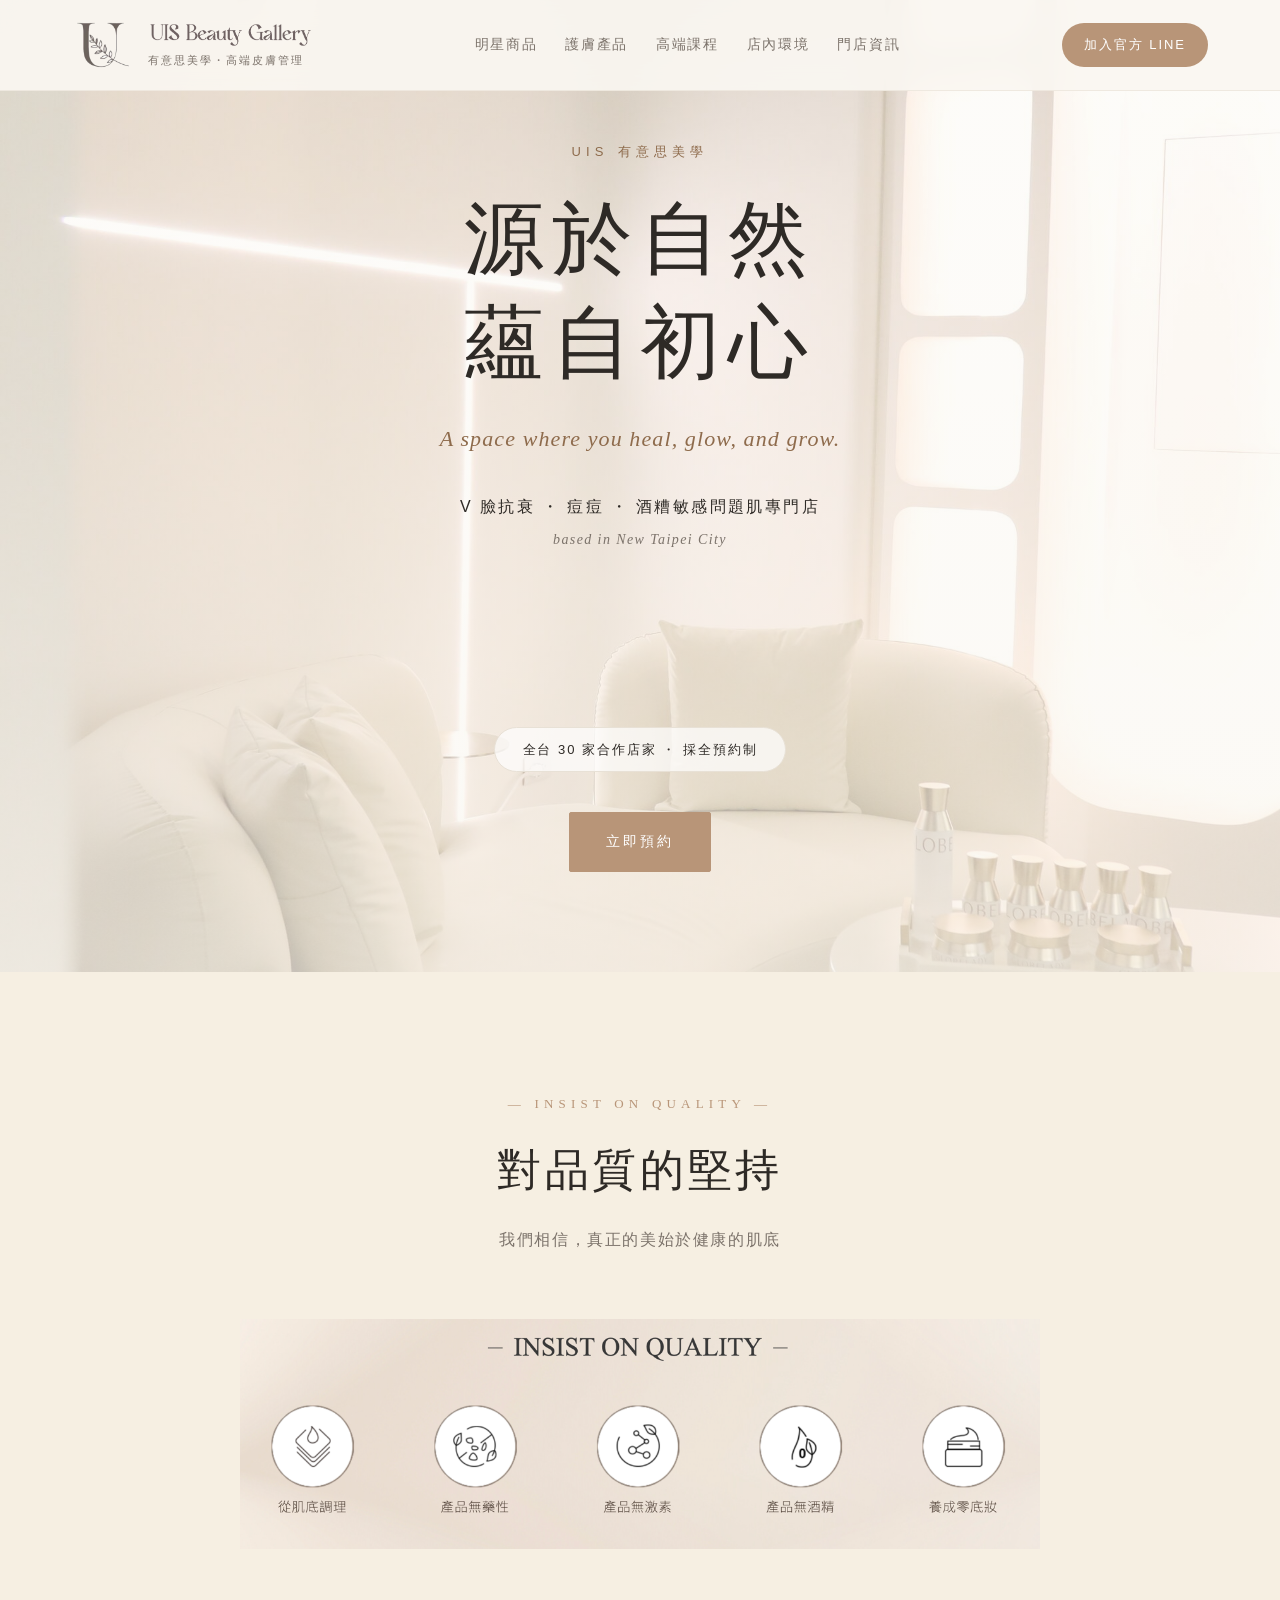
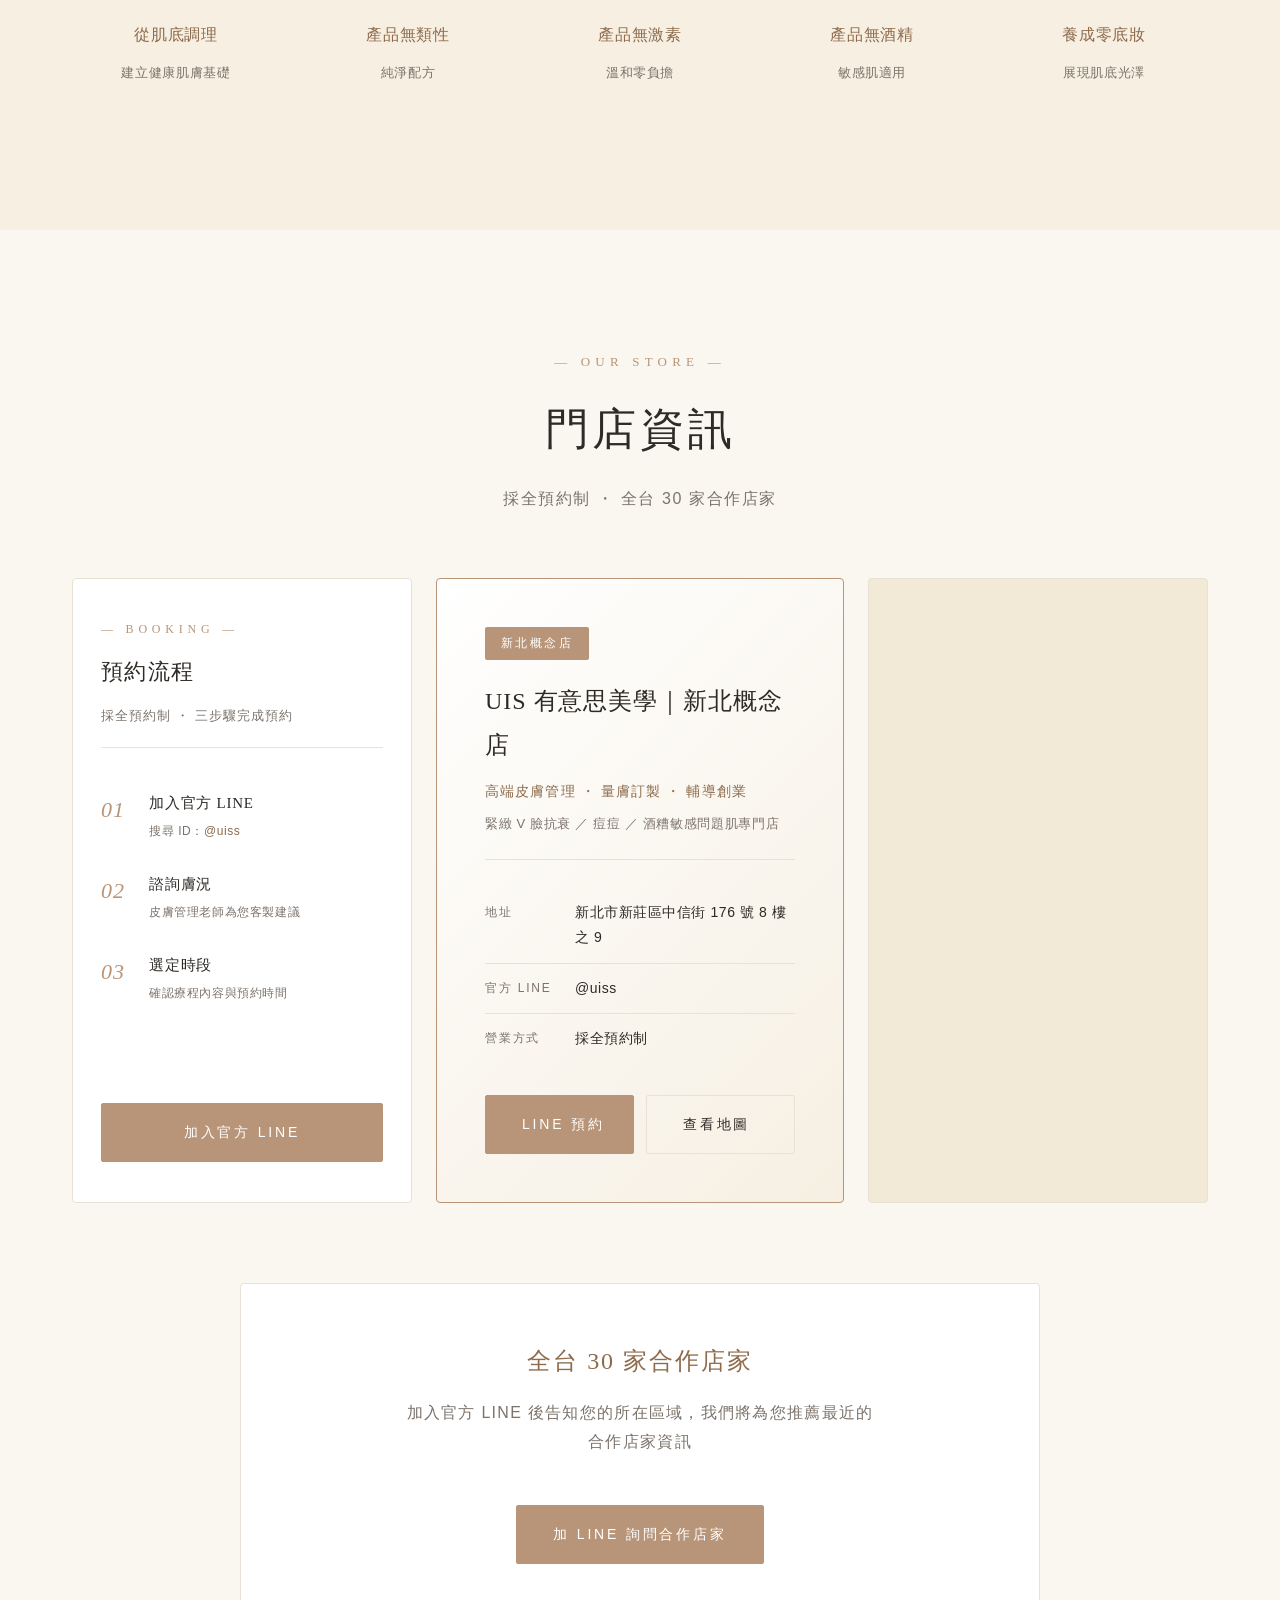
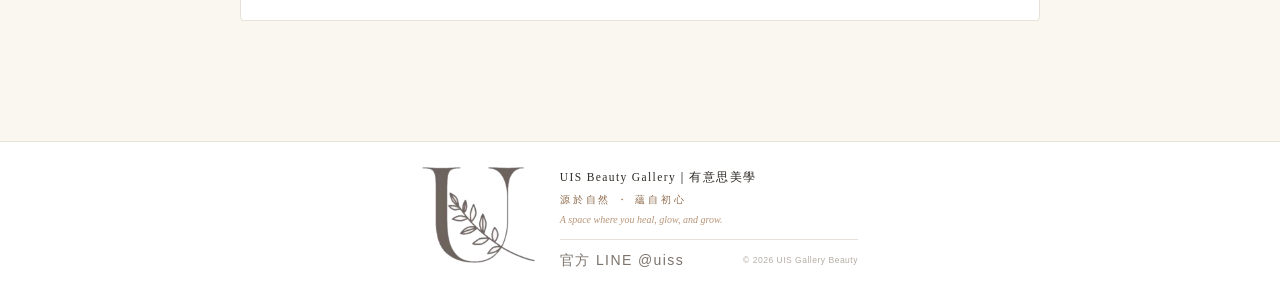
<file: index.html>
<!DOCTYPE html>
<html lang="zh-Hant">
<head>
  <meta charset="UTF-8">
  <meta name="viewport" content="width=device-width, initial-scale=1.0">
  <title>UIS Gallery Beauty｜高端皮膚管理</title>
  <meta name="description" content="UIS 有意思美學｜高端皮膚管理。源於自然・蘊自初心。V 臉抗衰／痘痘／酒糟敏感問題肌專門店。based in New Taipei City，採全預約制。">

  <meta property="og:title" content="UIS Gallery Beauty｜高端皮膚管理">
  <meta property="og:description" content="源於自然・蘊自初心。V 臉抗衰／痘痘／酒糟敏感問題肌專門店。">
  <meta property="og:type" content="website">
  <meta property="og:url" content="https://uisgallerybeauty.github.io">
  <meta property="og:image" content="https://uisgallerybeauty.github.io/images/brand/logo-sign.jpg">

  <!-- Favicons（U + 月桂葉 LOGO 提取） -->
  <link rel="icon" type="image/png" sizes="32x32" href="images/brand/favicon-32.png">
  <link rel="icon" type="image/png" sizes="192x192" href="images/brand/favicon-192.png">
  <link rel="apple-touch-icon" sizes="180x180" href="images/brand/apple-touch-icon.png">

  <link rel="stylesheet" href="assets/css/style.css?v=202605301743">
</head>
<body>

  <!-- ===== Header ===== -->
  <header class="site-header">
    <div class="container header-inner">
      <a href="#top" class="brand">
        <img class="brand-mark-img" src="images/brand/logo-mark.png" alt="UIS Gallery Beauty LOGO">
        <span class="brand-text">
          <img class="brand-name-img" src="images/brand/logo-text.png" alt="UIS Beauty Gallery">
          <span class="brand-sub">有意思美學・高端皮膚管理</span>
        </span>
      </a>
      <nav class="site-nav">
        <a href="products.html">明星商品</a>
        <a href="skincare.html">護膚產品</a>
        <a href="courses.html">高端課程</a>
        <a href="space.html">店內環境</a>
        <a href="stores.html">門店資訊</a>
      </nav>
      <a href="https://lin.ee/UDv8DUk" target="_blank" rel="noopener" class="header-cta">
        加入官方 LINE
      </a>
    </div>
  </header>

  <!-- ===== Hero ===== -->
  <section class="hero" id="top">
    <video class="hero-video" autoplay muted loop playsinline poster="images/space/space-02.jpg">
      <source src="images/video/hero-loop.mp4" type="video/mp4">
    </video>
    <div class="hero-overlay"></div>
    <div class="container hero-content">
      <p class="hero-eyebrow">UIS 有意思美學</p>
      <h1 class="hero-title">源於自然<br>蘊自初心</h1>
      <p class="hero-tagline">A space where you heal, glow, and grow.</p>
      <p class="hero-sub">
        V 臉抗衰 ・ 痘痘 ・ 酒糟敏感問題肌專門店<br>
        <span class="hero-location">based in New Taipei City</span>
      </p>
      <p class="hero-pill">全台 30 家合作店家 ・ 採全預約制</p>
      <div class="hero-cta-wrap">
        <a href="#stores" class="btn btn-primary">立即預約</a>
      </div>
    </div>
  </section>

  <!-- ===== Quality Promise ===== -->
  <section class="section section-quality" id="quality">
    <div class="container">
      <p class="section-eyebrow">— INSIST ON QUALITY —</p>
      <h2>對品質的堅持</h2>
      <p class="section-intro">我們相信，真正的美始於健康的肌底</p>
      <div class="quality-image">
        <img src="images/brand/insist-on-quality.png" alt="INSIST ON QUALITY 五大品質承諾">
      </div>
      <div class="quality-grid">
        <div class="quality-item"><strong>從肌底調理</strong><span>建立健康肌膚基礎</span></div>
        <div class="quality-item"><strong>產品無類性</strong><span>純淨配方</span></div>
        <div class="quality-item"><strong>產品無激素</strong><span>溫和零負擔</span></div>
        <div class="quality-item"><strong>產品無酒精</strong><span>敏感肌適用</span></div>
        <div class="quality-item"><strong>養成零底妝</strong><span>展現肌底光澤</span></div>
      </div>
    </div>
  </section>

  <!-- 明星商品 / 護膚產品 section 已移至獨立分頁（products.html / skincare.html）
       首頁只留 nav 跳轉，避免內容過長 -->

  <!-- 高端課程 / 店內環境 section 已移至獨立分頁（courses.html / space.html）
       首頁只留 nav 跳轉 -->

  <!-- ===== 門店資訊（只留新北）===== -->
  <section class="section section-stores" id="stores">
    <div class="container">
      <p class="section-eyebrow">— OUR STORE —</p>
      <h2>門店資訊</h2>
      <p class="section-intro">採全預約制 ・ 全台 30 家合作店家</p>

      <div class="store-triple-wrap">

        <!-- 左：預約流程卡（E 方案） -->
        <div class="store-booking-info">
          <p class="booking-info-eyebrow">— BOOKING —</p>
          <h3>預約流程</h3>
          <p class="booking-info-lead">
            採全預約制 ・ 三步驟完成預約
          </p>
          <ol class="booking-steps">
            <li>
              <span class="step-num">01</span>
              <div>
                <strong>加入官方 LINE</strong>
                <span>搜尋 ID：<em>@uiss</em></span>
              </div>
            </li>
            <li>
              <span class="step-num">02</span>
              <div>
                <strong>諮詢膚況</strong>
                <span>皮膚管理老師為您客製建議</span>
              </div>
            </li>
            <li>
              <span class="step-num">03</span>
              <div>
                <strong>選定時段</strong>
                <span>確認療程內容與預約時間</span>
              </div>
            </li>
          </ol>
          <div class="booking-info-cta">
            <a href="https://lin.ee/UDv8DUk" target="_blank" rel="noopener" class="btn btn-line btn-block">
              加入官方 LINE
            </a>
          </div>
        </div>

        <!-- 中：店家資訊卡 -->
        <article class="store-card store-card-primary">
          <div class="store-badge">新北概念店</div>
          <h3>UIS 有意思美學｜新北概念店</h3>
          <p class="store-services">
            高端皮膚管理 ・ 量膚訂製 ・ 輔導創業
          </p>
          <p class="store-positioning">
            緊緻 V 臉抗衰 ／ 痘痘 ／ 酒糟敏感問題肌專門店
          </p>

          <div class="store-info">
            <div class="store-info-row">
              <span class="store-info-label">地址</span>
              <span class="store-info-val">新北市新莊區中信街 176 號 8 樓之 9</span>
            </div>
            <div class="store-info-row">
              <span class="store-info-label">官方 LINE</span>
              <span class="store-info-val">@uiss</span>
            </div>
            <div class="store-info-row">
              <span class="store-info-label">營業方式</span>
              <span class="store-info-val">採全預約制</span>
            </div>
          </div>

          <div class="store-actions">
            <a href="https://lin.ee/UDv8DUk" target="_blank" rel="noopener" class="btn btn-line">
              LINE 預約
            </a>
            <a href="https://maps.app.goo.gl/e3yg8ofaXATafeQRA" target="_blank" rel="noopener" class="btn btn-outline">
              查看地圖
            </a>
          </div>
        </article>

        <!-- 右：客製化色調地圖（D 方案，套米色 monochrome filter） -->
        <div class="store-map store-map-tinted">
          <iframe
            src="https://maps.google.com/maps?q=%E6%96%B0%E5%8C%97%E5%B8%82%E6%96%B0%E8%8E%8A%E5%8D%80%E4%B8%AD%E4%BF%A1%E8%A1%97176%E8%99%9F8%E6%A8%93%E4%B9%9D&t=&z=16&ie=UTF8&iwloc=&output=embed"
            width="100%"
            height="100%"
            frameborder="0"
            style="border:0;"
            allowfullscreen
            loading="lazy"
            referrerpolicy="no-referrer-when-downgrade"
            title="UIS Gallery Beauty 新北概念店位置">
          </iframe>
        </div>

      </div>

      <div class="partners-block">
        <h3 class="partners-title">全台 30 家合作店家</h3>
        <p class="partners-desc">
          加入官方 LINE 後告知您的所在區域，我們將為您推薦最近的合作店家資訊
        </p>
        <div class="section-cta">
          <a href="https://lin.ee/UDv8DUk" target="_blank" rel="noopener" class="btn btn-line">
            加 LINE 詢問合作店家
          </a>
        </div>
      </div>
    </div>
  </section>

  <!-- ===== Footer ===== -->
  <footer class="site-footer">
    <div class="container">
      <img class="footer-logo" src="images/brand/logo-mark-trim.png" alt="UIS Gallery Beauty">
      <p class="footer-brand">UIS Beauty Gallery｜有意思美學</p>
      <p class="footer-tagline">源於自然 ・ 蘊自初心</p>
      <p class="footer-en">A space where you heal, glow, and grow.</p>
      <div class="footer-links">
        <a href="https://lin.ee/UDv8DUk" target="_blank" rel="noopener">官方 LINE @uiss</a>
      </div>
      <p class="footer-copy">&copy; 2026 UIS Gallery Beauty. All rights reserved.</p>
    </div>
  </footer>

  <!-- ===== Lightbox（店內環境照片放大查看） ===== -->
  <div class="lightbox-overlay" id="lightbox" role="dialog" aria-modal="true" aria-label="店內環境照片放大">
    <button class="lightbox-close" aria-label="關閉">×</button>
    <button class="lightbox-prev" aria-label="上一張">‹</button>
    <button class="lightbox-next" aria-label="下一張">›</button>
    <img class="lightbox-img" alt="">
    <div class="lightbox-counter"></div>
  </div>

  <script src="assets/js/main.js?v=202605301743"></script>
</body>
</html>
</file>
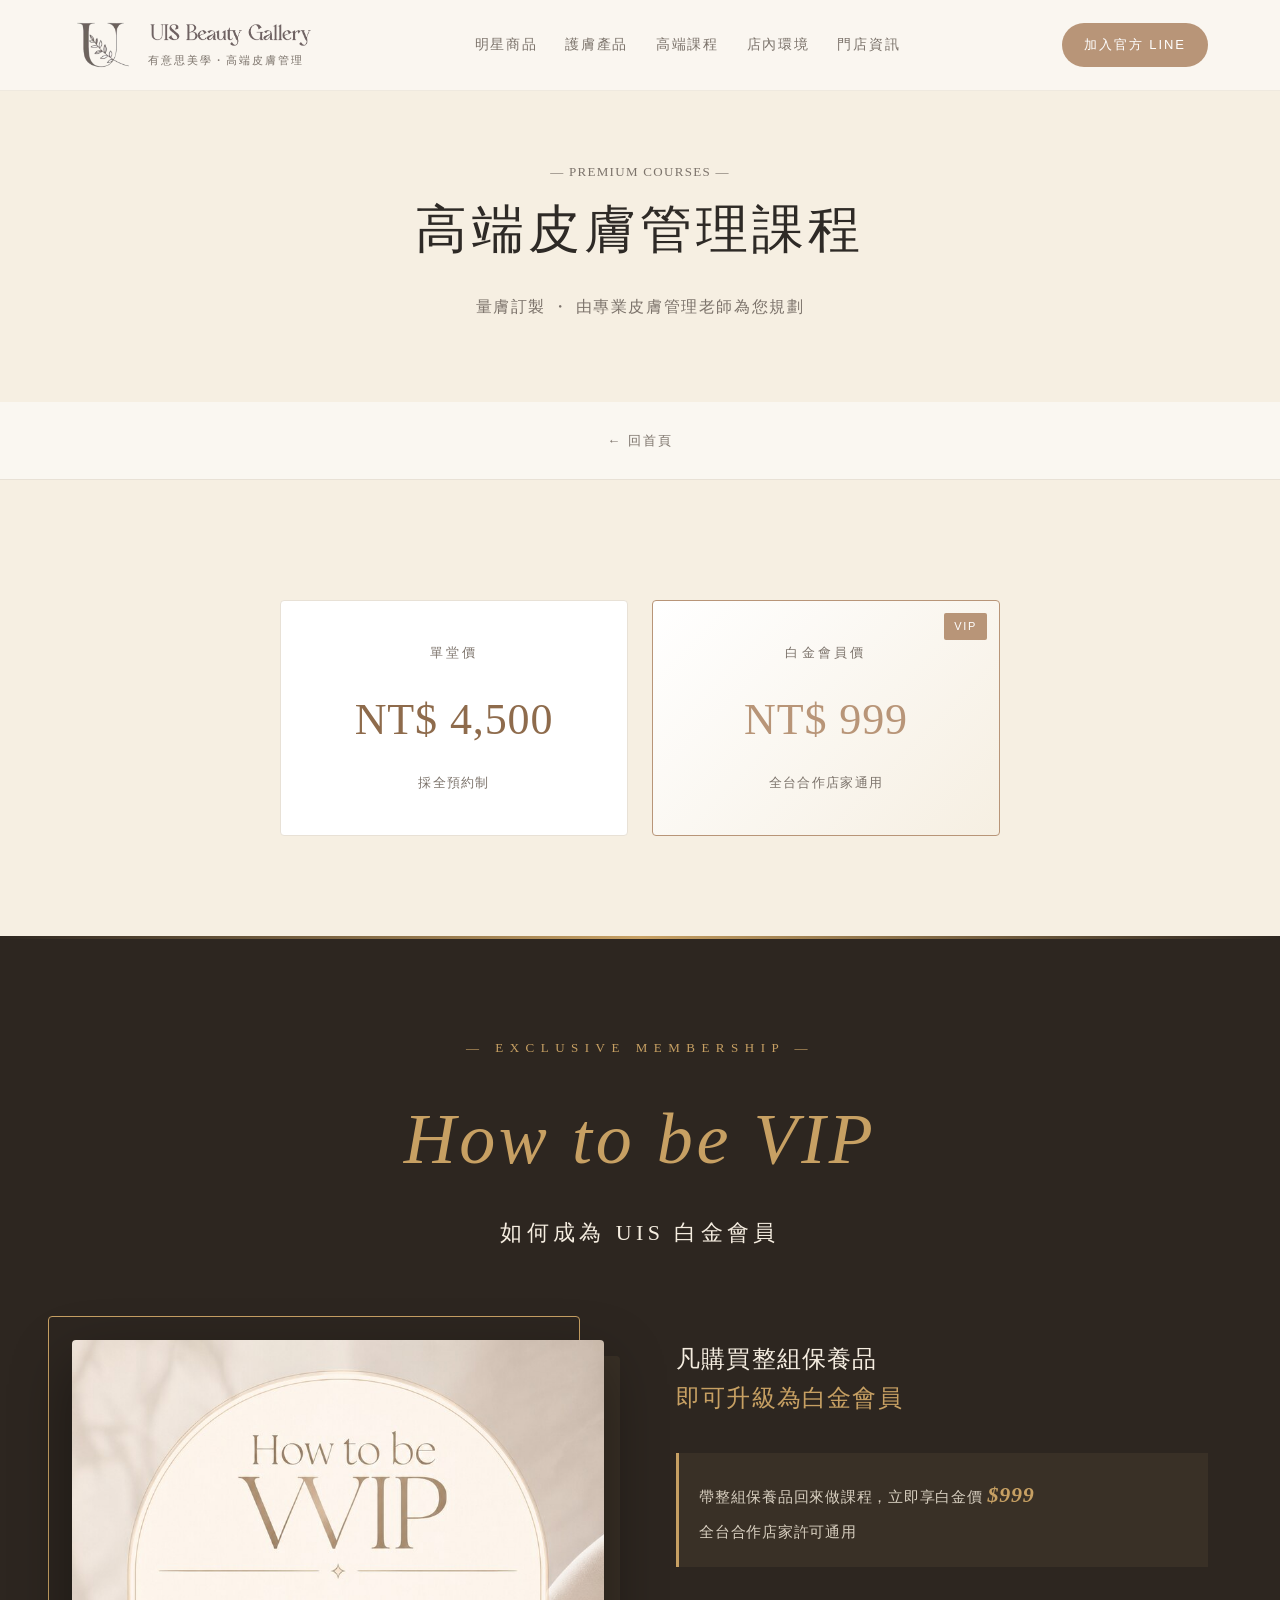
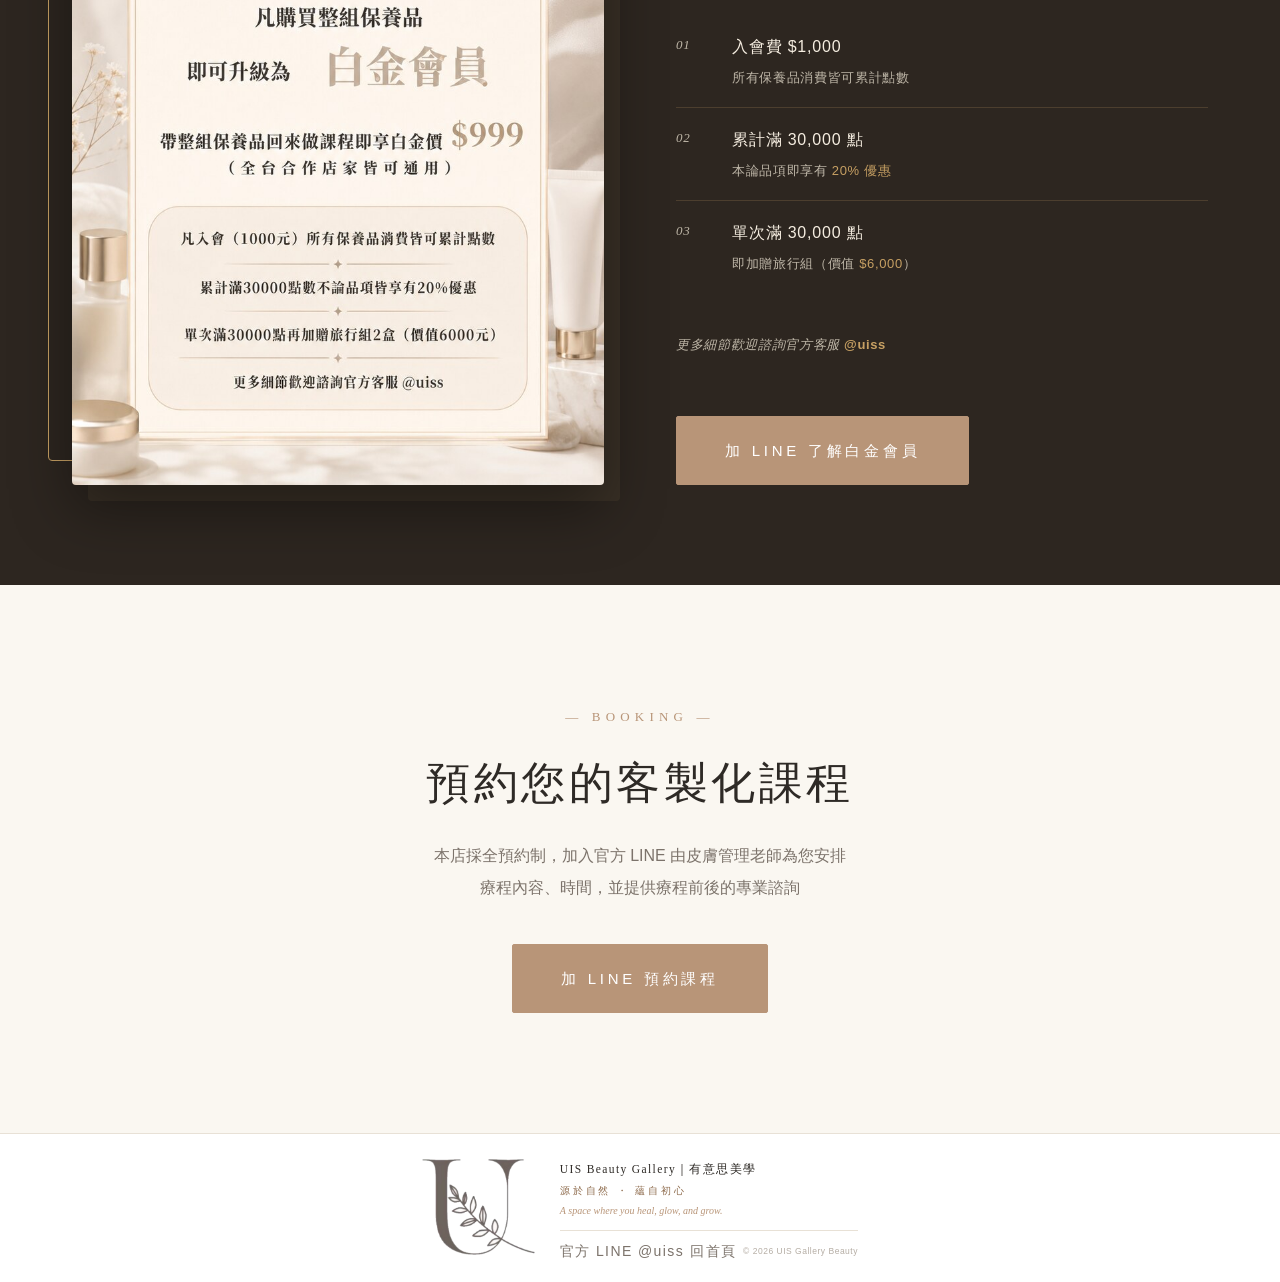
<file: courses.html>
<!DOCTYPE html>
<html lang="zh-Hant">
<head>
  <meta charset="UTF-8">
  <meta name="viewport" content="width=device-width, initial-scale=1.0">
  <title>高端皮膚管理課程｜UIS Gallery Beauty</title>
  <meta name="description" content="UIS 有意思美學高端皮膚管理課程，單堂 NT$4,500 / 白金會員 NT$999。由專業皮膚管理老師量膚訂製，全台 30 家合作店家通用。">
  <meta property="og:title" content="高端皮膚管理課程｜UIS Gallery Beauty">
  <meta property="og:description" content="量膚訂製・專業皮膚管理老師為您規劃。">
  <link rel="icon" type="image/png" sizes="32x32" href="images/brand/favicon-32.png">
  <link rel="icon" type="image/png" sizes="192x192" href="images/brand/favicon-192.png">
  <link rel="apple-touch-icon" sizes="180x180" href="images/brand/apple-touch-icon.png">
  <link rel="stylesheet" href="assets/css/style.css?v=202605301743">
</head>
<body>

  <header class="site-header">
    <div class="container header-inner">
      <a href="index.html" class="brand">
        <img class="brand-mark-img" src="images/brand/logo-mark.png" alt="UIS Gallery Beauty LOGO">
        <span class="brand-text">
          <img class="brand-name-img" src="images/brand/logo-text.png" alt="UIS Beauty Gallery">
          <span class="brand-sub">有意思美學・高端皮膚管理</span>
        </span>
      </a>
      <nav class="site-nav">
        <a href="products.html">明星商品</a>
        <a href="skincare.html">護膚產品</a>
        <a href="courses.html">高端課程</a>
        <a href="space.html">店內環境</a>
        <a href="stores.html">門店資訊</a>
      </nav>
      <a href="https://lin.ee/UDv8DUk" target="_blank" rel="noopener" class="header-cta">
        加入官方 LINE
      </a>
    </div>
  </header>

  <section class="products-hero">
    <p class="section-eyebrow">— PREMIUM COURSES —</p>
    <h1>高端皮膚管理課程</h1>
    <p>量膚訂製 ・ 由專業皮膚管理老師為您規劃</p>
  </section>

  <div class="products-back">
    <a href="index.html">← 回首頁</a>
  </div>

  <section class="section section-courses" style="padding-bottom:0;">
    <div class="container">
      <div class="price-pair">
        <div class="price-card price-card-standard">
          <div class="price-label">單堂價</div>
          <div class="price-amount">NT$ 4,500</div>
          <div class="price-note">採全預約制</div>
        </div>
        <div class="price-card price-card-vip">
          <div class="price-vip-badge">VIP</div>
          <div class="price-label">白金會員價</div>
          <div class="price-amount">NT$ 999</div>
          <div class="price-note">全台合作店家通用</div>
        </div>
      </div>
    </div>

    <div class="vip-mega">
      <div class="container">
        <p class="vip-mega-eyebrow">— EXCLUSIVE MEMBERSHIP —</p>
        <h3 class="vip-mega-title">How to be VIP</h3>
        <p class="vip-mega-subtitle">如何成為 UIS 白金會員</p>

        <div class="vip-mega-content">
          <div class="vip-mega-image">
            <img src="images/brand/vip-program.jpg" alt="UIS Gallery Beauty 白金會員辦法">
          </div>
          <div class="vip-mega-rules">
            <p class="vip-mega-headline">
              凡購買整組保養品<br>
              <strong>即可升級為白金會員</strong>
            </p>
            <p class="vip-mega-summary">
              帶整組保養品回來做課程，立即享白金價 <strong class="vip-price">$999</strong><br>
              全台合作店家許可通用
            </p>

            <ul class="vip-mega-list">
              <li>
                <span class="vip-num">01</span>
                <div>
                  <strong>入會費 $1,000</strong>
                  <span>所有保養品消費皆可累計點數</span>
                </div>
              </li>
              <li>
                <span class="vip-num">02</span>
                <div>
                  <strong>累計滿 30,000 點</strong>
                  <span>本論品項即享有 <em>20% 優惠</em></span>
                </div>
              </li>
              <li>
                <span class="vip-num">03</span>
                <div>
                  <strong>單次滿 30,000 點</strong>
                  <span>即加贈旅行組（價值 <em>$6,000</em>）</span>
                </div>
              </li>
            </ul>

            <p class="vip-mega-cta-note">
              更多細節歡迎諮詢官方客服 <strong>@uiss</strong>
            </p>
            <a href="https://lin.ee/UDv8DUk" target="_blank" rel="noopener" class="btn btn-line btn-lg">
              加 LINE 了解白金會員
            </a>
          </div>
        </div>
      </div>
    </div>
  </section>

  <section class="section" style="text-align:center;">
    <div class="container">
      <p class="section-eyebrow">— BOOKING —</p>
      <h2>預約您的客製化課程</h2>
      <p style="color:var(--color-muted);max-width:560px;margin:0 auto 40px;line-height:2;">
        本店採全預約制，加入官方 LINE 由皮膚管理老師為您安排<br>
        療程內容、時間，並提供療程前後的專業諮詢
      </p>
      <a href="https://lin.ee/UDv8DUk" target="_blank" rel="noopener" class="btn btn-line btn-lg">
        加 LINE 預約課程
      </a>
    </div>
  </section>

  <footer class="site-footer">
    <div class="container">
      <img class="footer-logo" src="images/brand/logo-mark-trim.png" alt="UIS Gallery Beauty">
      <p class="footer-brand">UIS Beauty Gallery｜有意思美學</p>
      <p class="footer-tagline">源於自然 ・ 蘊自初心</p>
      <p class="footer-en">A space where you heal, glow, and grow.</p>
      <div class="footer-links">
        <a href="https://lin.ee/UDv8DUk" target="_blank" rel="noopener">官方 LINE @uiss</a>
        <span class="footer-sep">・</span>
        <a href="index.html">回首頁</a>
      </div>
      <p class="footer-copy">&copy; 2026 UIS Gallery Beauty. All rights reserved.</p>
    </div>
  </footer>

  <script src="assets/js/main.js?v=202605301743"></script>
</body>
</html>
</file>
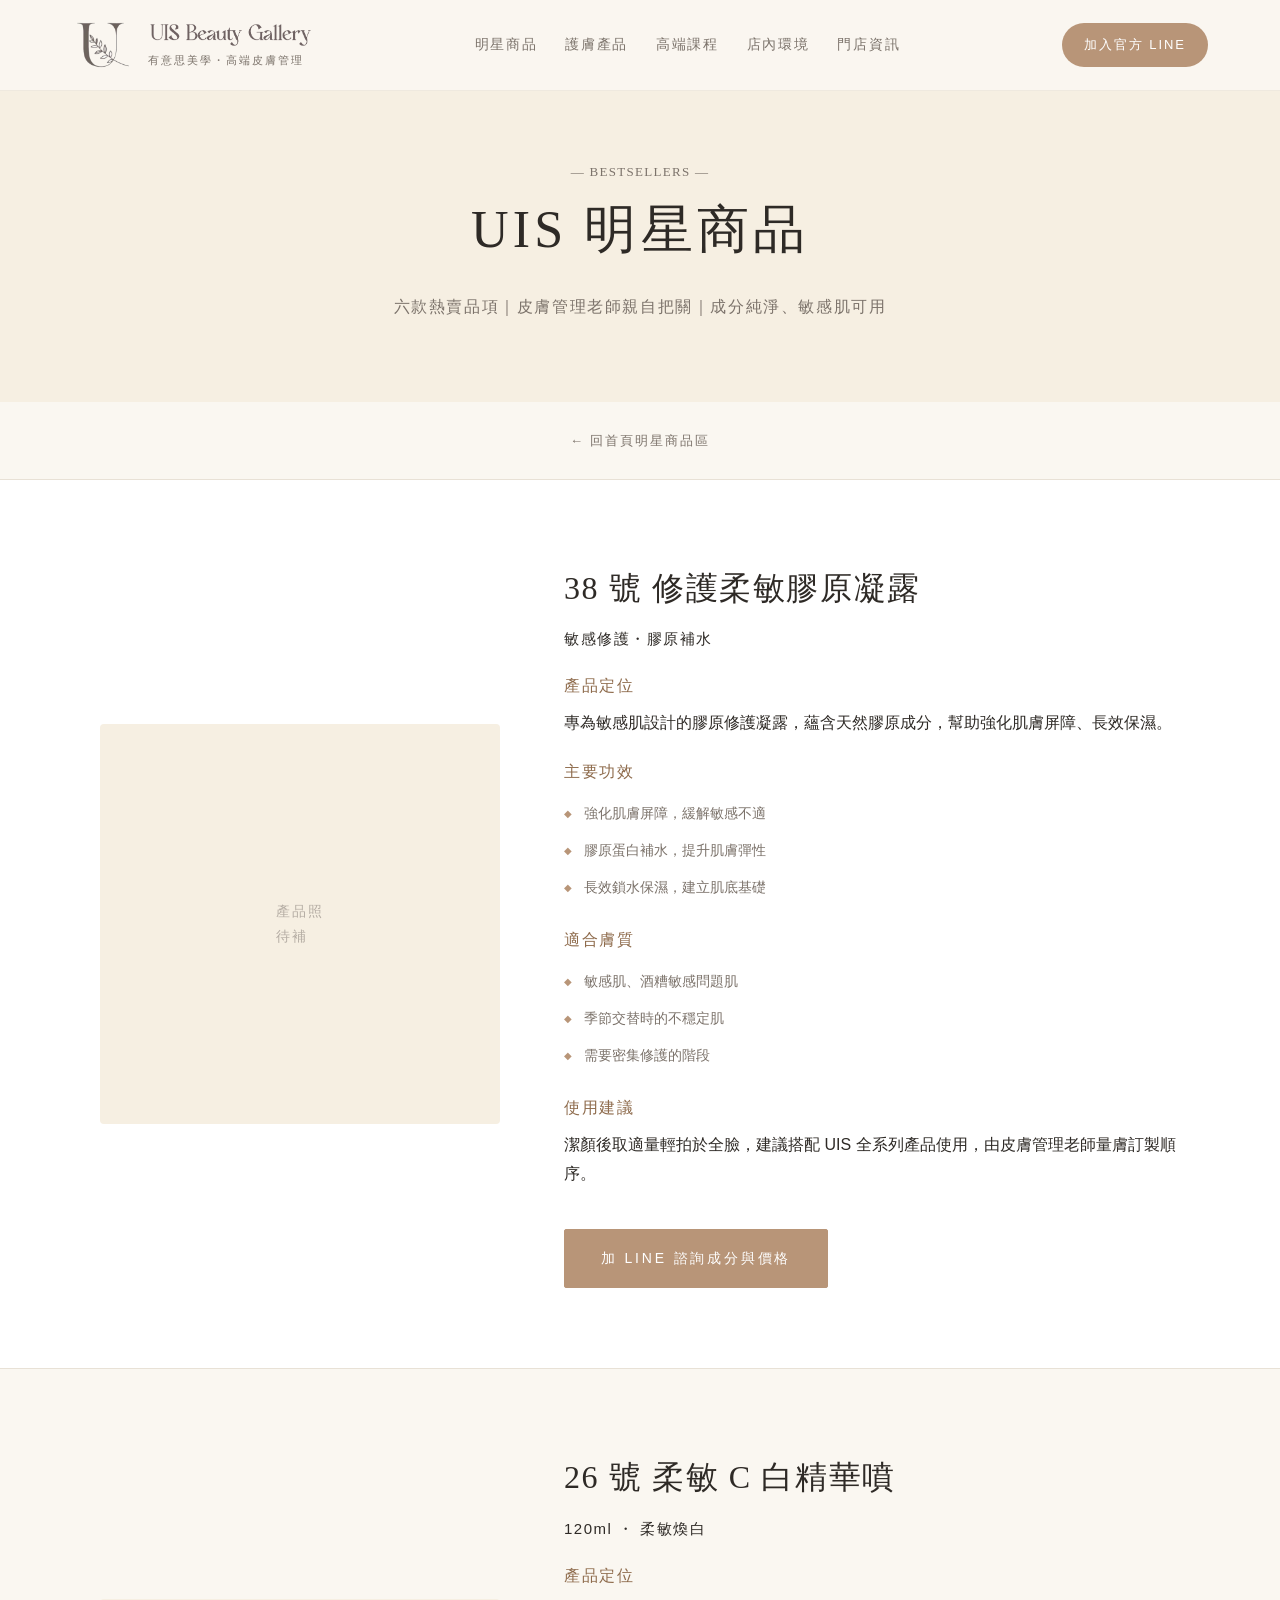
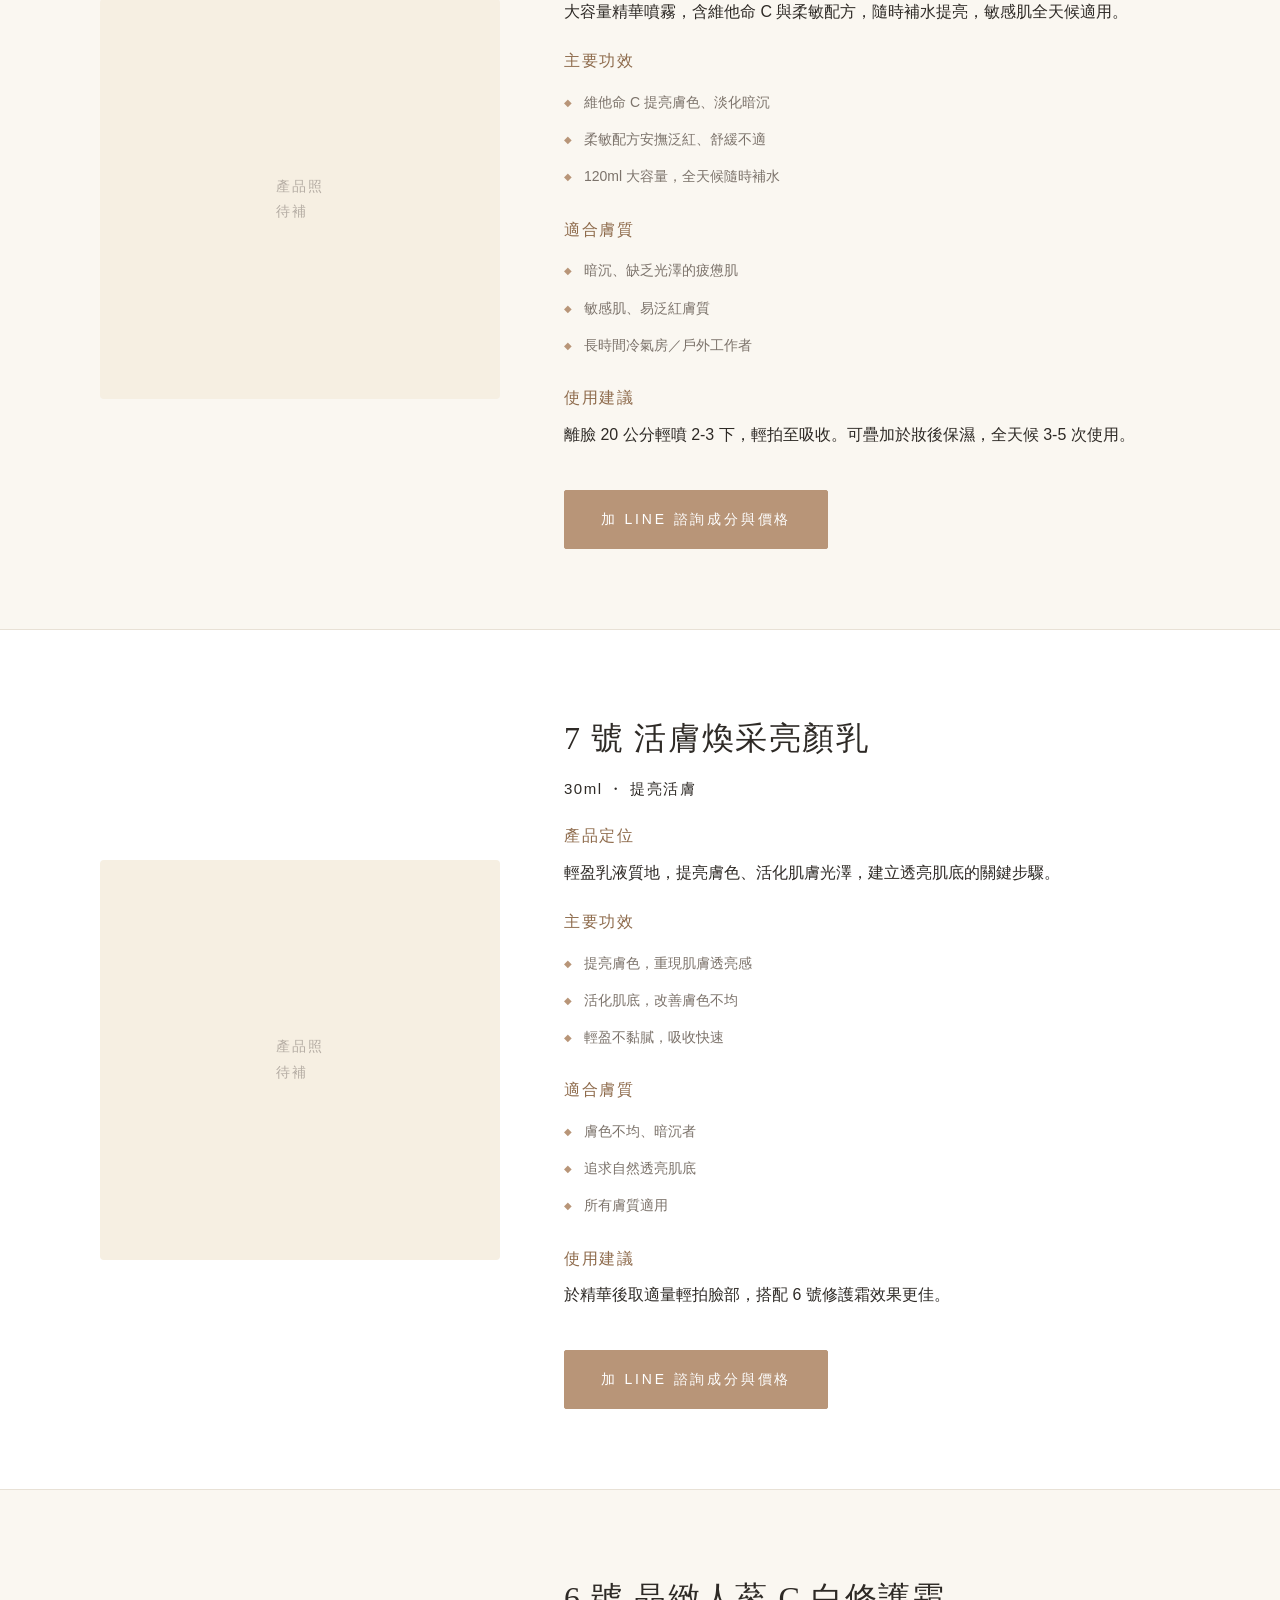
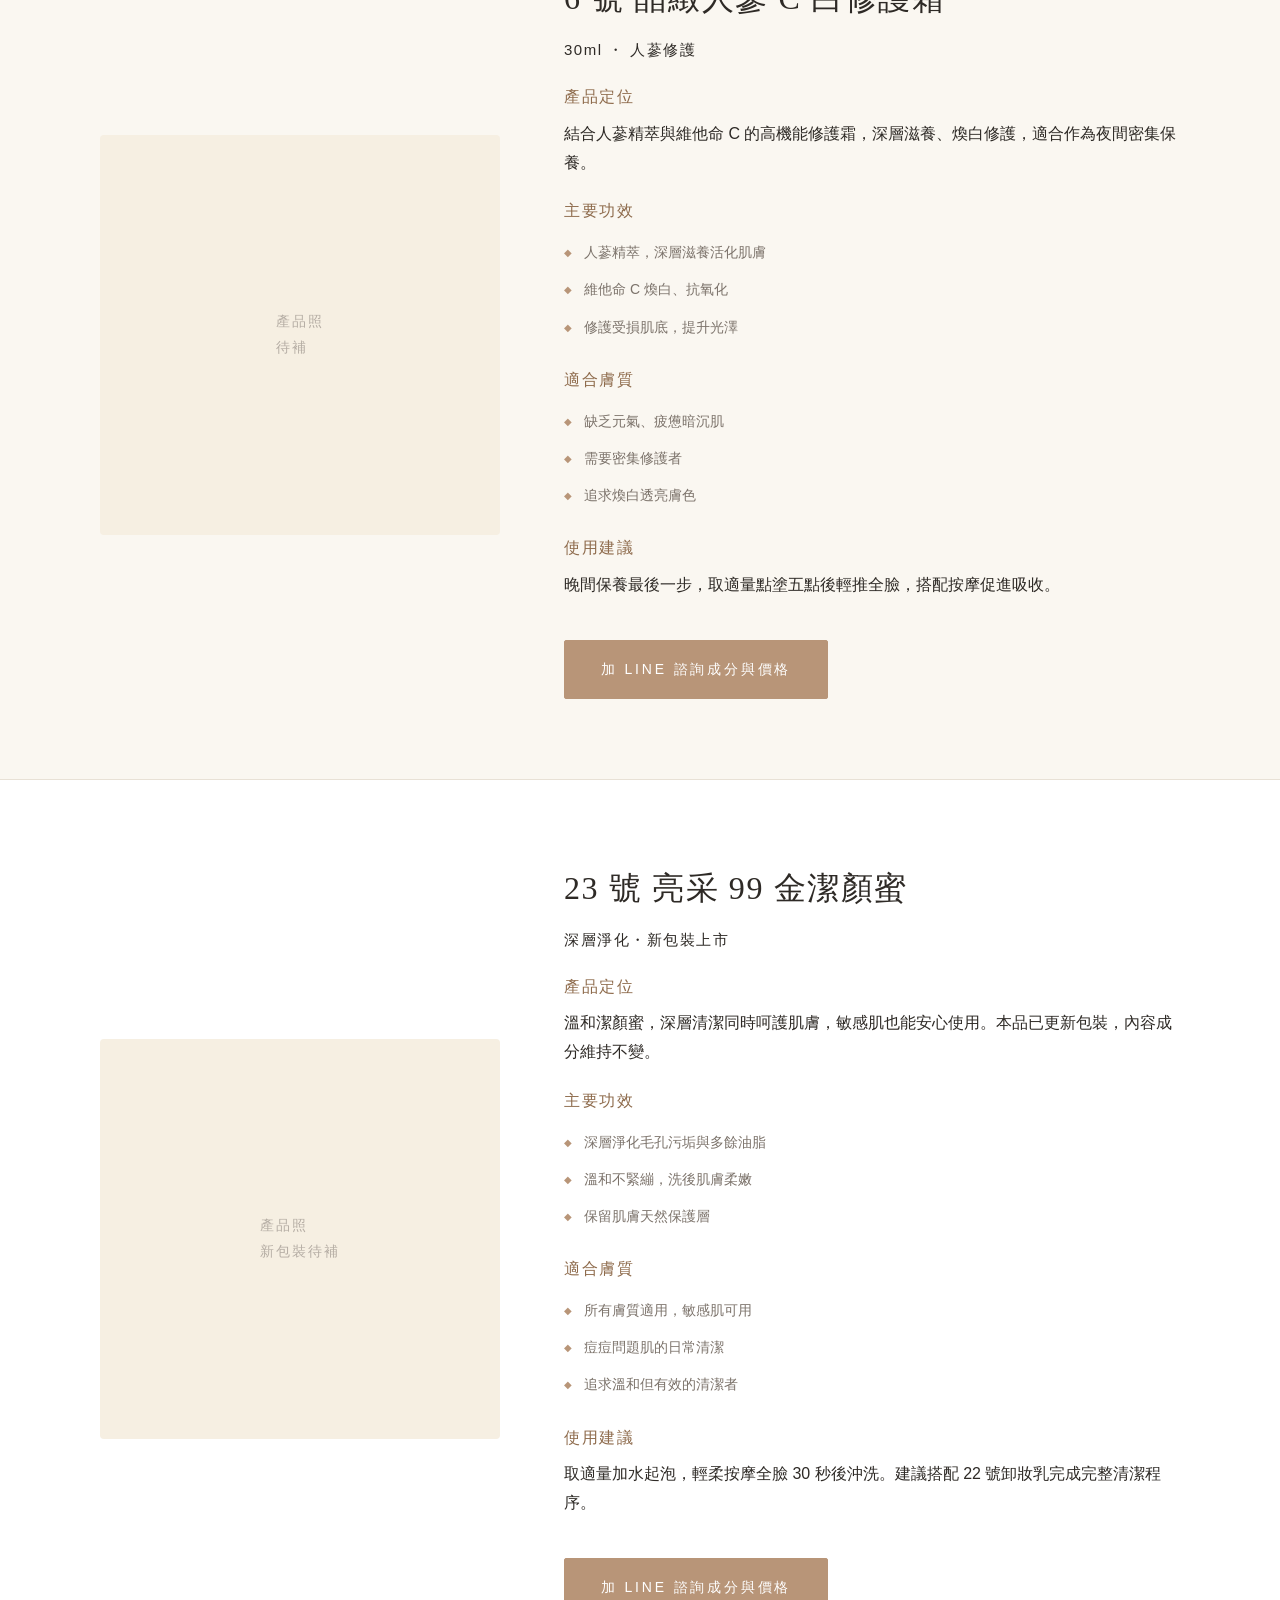
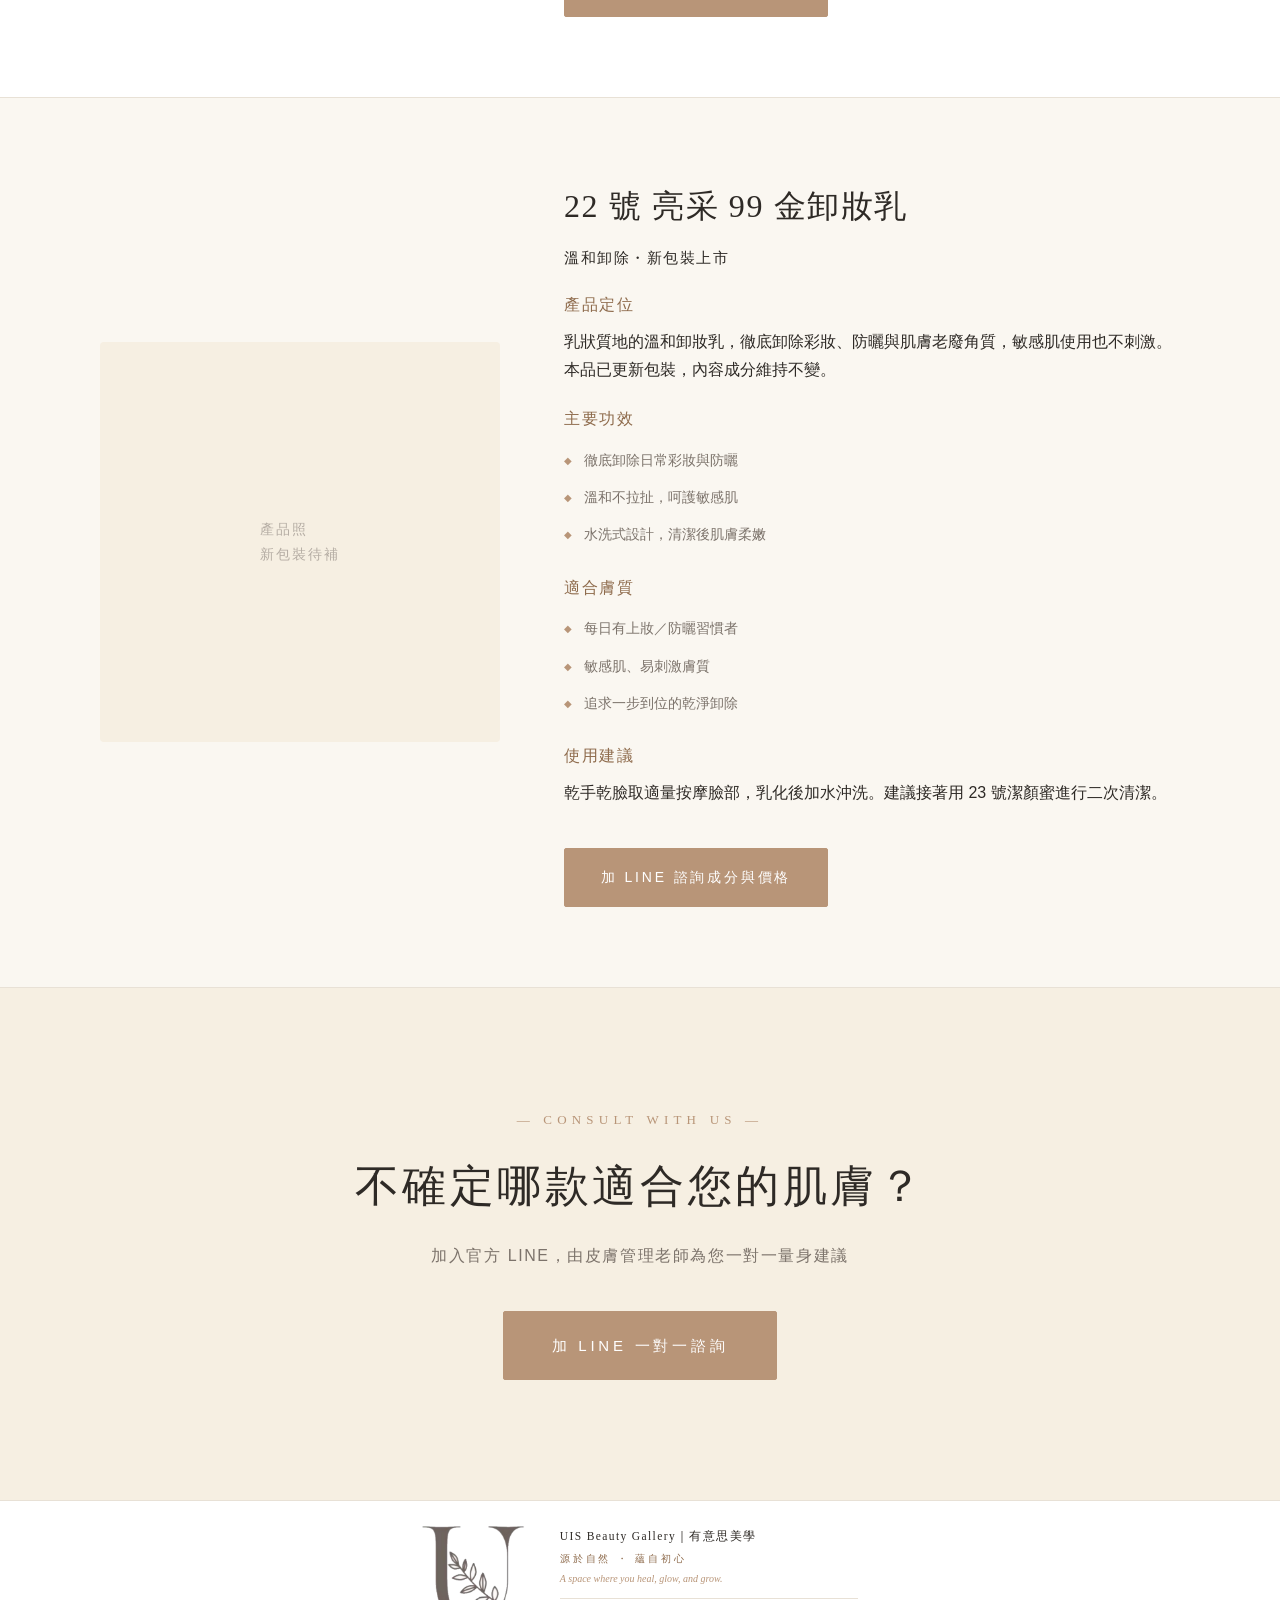
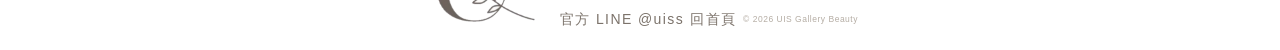
<file: products.html>
<!DOCTYPE html>
<html lang="zh-Hant">
<head>
  <meta charset="UTF-8">
  <meta name="viewport" content="width=device-width, initial-scale=1.0">
  <title>UIS 明星商品｜UIS Gallery Beauty</title>
  <meta name="description" content="UIS Gallery Beauty 六款明星商品完整介紹：38號修護柔敏膠原凝露、26號柔敏C白精華噴、7號活膚煥采亮顏乳、6號晶緻人蔘C白修護霜、23號亮采99金潔顏蜜、22號亮采99金卸妝乳。">
  <meta property="og:title" content="UIS 明星商品｜UIS Gallery Beauty">
  <meta property="og:description" content="六款熱賣明星商品完整介紹，皮膚管理老師親自把關。">
  <link rel="icon" type="image/png" sizes="32x32" href="images/brand/favicon-32.png">
  <link rel="icon" type="image/png" sizes="192x192" href="images/brand/favicon-192.png">
  <link rel="apple-touch-icon" sizes="180x180" href="images/brand/apple-touch-icon.png">
  <link rel="stylesheet" href="assets/css/style.css?v=202605301743">
</head>
<body>

  <!-- ===== Header ===== -->
  <header class="site-header">
    <div class="container header-inner">
      <a href="index.html" class="brand">
        <img class="brand-mark-img" src="images/brand/logo-mark.png" alt="UIS Gallery Beauty LOGO">
        <span class="brand-text">
          <img class="brand-name-img" src="images/brand/logo-text.png" alt="UIS Beauty Gallery">
          <span class="brand-sub">有意思美學・高端皮膚管理</span>
        </span>
      </a>
      <nav class="site-nav">
        <a href="products.html">明星商品</a>
        <a href="skincare.html">護膚產品</a>
        <a href="courses.html">高端課程</a>
        <a href="space.html">店內環境</a>
        <a href="stores.html">門店資訊</a>
      </nav>
      <a href="https://lin.ee/UDv8DUk" target="_blank" rel="noopener" class="header-cta">
        加入官方 LINE
      </a>
    </div>
  </header>

  <!-- ===== Hero ===== -->
  <section class="products-hero">
    <p class="section-eyebrow">— BESTSELLERS —</p>
    <h1>UIS 明星商品</h1>
    <p>六款熱賣品項｜皮膚管理老師親自把關｜成分純淨、敏感肌可用</p>
  </section>

  <!-- ===== 返回按鈕 ===== -->
  <div class="products-back">
    <a href="index.html#products">← 回首頁明星商品區</a>
  </div>

  <!-- ===== 38 號 ===== -->
  <section class="product-detail" id="product-38">
    <div class="container">
      <div class="product-detail-grid">
        <div class="product-detail-image">產品照<br>待補</div>
        <div class="product-detail-body">
          <h2>38 號 修護柔敏膠原凝露</h2>
          <p class="product-detail-sub">敏感修護・膠原補水</p>

          <h3>產品定位</h3>
          <p>專為敏感肌設計的膠原修護凝露，蘊含天然膠原成分，幫助強化肌膚屏障、長效保濕。</p>

          <h3>主要功效</h3>
          <ul>
            <li>強化肌膚屏障，緩解敏感不適</li>
            <li>膠原蛋白補水，提升肌膚彈性</li>
            <li>長效鎖水保濕，建立肌底基礎</li>
          </ul>

          <h3>適合膚質</h3>
          <ul>
            <li>敏感肌、酒糟敏感問題肌</li>
            <li>季節交替時的不穩定肌</li>
            <li>需要密集修護的階段</li>
          </ul>

          <h3>使用建議</h3>
          <p>潔顏後取適量輕拍於全臉，建議搭配 UIS 全系列產品使用，由皮膚管理老師量膚訂製順序。</p>

          <a href="https://lin.ee/UDv8DUk" target="_blank" rel="noopener" class="btn btn-line" style="margin-top:24px;">
            加 LINE 諮詢成分與價格
          </a>
        </div>
      </div>
    </div>
  </section>

  <!-- ===== 26 號 ===== -->
  <section class="product-detail" id="product-26">
    <div class="container">
      <div class="product-detail-grid">
        <div class="product-detail-image">產品照<br>待補</div>
        <div class="product-detail-body">
          <h2>26 號 柔敏 C 白精華噴</h2>
          <p class="product-detail-sub">120ml ・ 柔敏煥白</p>

          <h3>產品定位</h3>
          <p>大容量精華噴霧，含維他命 C 與柔敏配方，隨時補水提亮，敏感肌全天候適用。</p>

          <h3>主要功效</h3>
          <ul>
            <li>維他命 C 提亮膚色、淡化暗沉</li>
            <li>柔敏配方安撫泛紅、舒緩不適</li>
            <li>120ml 大容量，全天候隨時補水</li>
          </ul>

          <h3>適合膚質</h3>
          <ul>
            <li>暗沉、缺乏光澤的疲憊肌</li>
            <li>敏感肌、易泛紅膚質</li>
            <li>長時間冷氣房／戶外工作者</li>
          </ul>

          <h3>使用建議</h3>
          <p>離臉 20 公分輕噴 2-3 下，輕拍至吸收。可疊加於妝後保濕，全天候 3-5 次使用。</p>

          <a href="https://lin.ee/UDv8DUk" target="_blank" rel="noopener" class="btn btn-line" style="margin-top:24px;">
            加 LINE 諮詢成分與價格
          </a>
        </div>
      </div>
    </div>
  </section>

  <!-- ===== 7 號 ===== -->
  <section class="product-detail" id="product-7">
    <div class="container">
      <div class="product-detail-grid">
        <div class="product-detail-image">產品照<br>待補</div>
        <div class="product-detail-body">
          <h2>7 號 活膚煥采亮顏乳</h2>
          <p class="product-detail-sub">30ml ・ 提亮活膚</p>

          <h3>產品定位</h3>
          <p>輕盈乳液質地，提亮膚色、活化肌膚光澤，建立透亮肌底的關鍵步驟。</p>

          <h3>主要功效</h3>
          <ul>
            <li>提亮膚色，重現肌膚透亮感</li>
            <li>活化肌底，改善膚色不均</li>
            <li>輕盈不黏膩，吸收快速</li>
          </ul>

          <h3>適合膚質</h3>
          <ul>
            <li>膚色不均、暗沉者</li>
            <li>追求自然透亮肌底</li>
            <li>所有膚質適用</li>
          </ul>

          <h3>使用建議</h3>
          <p>於精華後取適量輕拍臉部，搭配 6 號修護霜效果更佳。</p>

          <a href="https://lin.ee/UDv8DUk" target="_blank" rel="noopener" class="btn btn-line" style="margin-top:24px;">
            加 LINE 諮詢成分與價格
          </a>
        </div>
      </div>
    </div>
  </section>

  <!-- ===== 6 號 ===== -->
  <section class="product-detail" id="product-6">
    <div class="container">
      <div class="product-detail-grid">
        <div class="product-detail-image">產品照<br>待補</div>
        <div class="product-detail-body">
          <h2>6 號 晶緻人蔘 C 白修護霜</h2>
          <p class="product-detail-sub">30ml ・ 人蔘修護</p>

          <h3>產品定位</h3>
          <p>結合人蔘精萃與維他命 C 的高機能修護霜，深層滋養、煥白修護，適合作為夜間密集保養。</p>

          <h3>主要功效</h3>
          <ul>
            <li>人蔘精萃，深層滋養活化肌膚</li>
            <li>維他命 C 煥白、抗氧化</li>
            <li>修護受損肌底，提升光澤</li>
          </ul>

          <h3>適合膚質</h3>
          <ul>
            <li>缺乏元氣、疲憊暗沉肌</li>
            <li>需要密集修護者</li>
            <li>追求煥白透亮膚色</li>
          </ul>

          <h3>使用建議</h3>
          <p>晚間保養最後一步，取適量點塗五點後輕推全臉，搭配按摩促進吸收。</p>

          <a href="https://lin.ee/UDv8DUk" target="_blank" rel="noopener" class="btn btn-line" style="margin-top:24px;">
            加 LINE 諮詢成分與價格
          </a>
        </div>
      </div>
    </div>
  </section>

  <!-- ===== 23 號 ===== -->
  <section class="product-detail" id="product-23">
    <div class="container">
      <div class="product-detail-grid">
        <div class="product-detail-image">產品照<br>新包裝待補</div>
        <div class="product-detail-body">
          <h2>23 號 亮采 99 金潔顏蜜</h2>
          <p class="product-detail-sub">深層淨化・新包裝上市</p>

          <h3>產品定位</h3>
          <p>溫和潔顏蜜，深層清潔同時呵護肌膚，敏感肌也能安心使用。本品已更新包裝，內容成分維持不變。</p>

          <h3>主要功效</h3>
          <ul>
            <li>深層淨化毛孔污垢與多餘油脂</li>
            <li>溫和不緊繃，洗後肌膚柔嫩</li>
            <li>保留肌膚天然保護層</li>
          </ul>

          <h3>適合膚質</h3>
          <ul>
            <li>所有膚質適用，敏感肌可用</li>
            <li>痘痘問題肌的日常清潔</li>
            <li>追求溫和但有效的清潔者</li>
          </ul>

          <h3>使用建議</h3>
          <p>取適量加水起泡，輕柔按摩全臉 30 秒後沖洗。建議搭配 22 號卸妝乳完成完整清潔程序。</p>

          <a href="https://lin.ee/UDv8DUk" target="_blank" rel="noopener" class="btn btn-line" style="margin-top:24px;">
            加 LINE 諮詢成分與價格
          </a>
        </div>
      </div>
    </div>
  </section>

  <!-- ===== 22 號 ===== -->
  <section class="product-detail" id="product-22">
    <div class="container">
      <div class="product-detail-grid">
        <div class="product-detail-image">產品照<br>新包裝待補</div>
        <div class="product-detail-body">
          <h2>22 號 亮采 99 金卸妝乳</h2>
          <p class="product-detail-sub">溫和卸除・新包裝上市</p>

          <h3>產品定位</h3>
          <p>乳狀質地的溫和卸妝乳，徹底卸除彩妝、防曬與肌膚老廢角質，敏感肌使用也不刺激。本品已更新包裝，內容成分維持不變。</p>

          <h3>主要功效</h3>
          <ul>
            <li>徹底卸除日常彩妝與防曬</li>
            <li>溫和不拉扯，呵護敏感肌</li>
            <li>水洗式設計，清潔後肌膚柔嫩</li>
          </ul>

          <h3>適合膚質</h3>
          <ul>
            <li>每日有上妝／防曬習慣者</li>
            <li>敏感肌、易刺激膚質</li>
            <li>追求一步到位的乾淨卸除</li>
          </ul>

          <h3>使用建議</h3>
          <p>乾手乾臉取適量按摩臉部，乳化後加水沖洗。建議接著用 23 號潔顏蜜進行二次清潔。</p>

          <a href="https://lin.ee/UDv8DUk" target="_blank" rel="noopener" class="btn btn-line" style="margin-top:24px;">
            加 LINE 諮詢成分與價格
          </a>
        </div>
      </div>
    </div>
  </section>

  <!-- ===== Bottom CTA ===== -->
  <section class="section" style="text-align:center; background:var(--color-cream);">
    <div class="container">
      <p class="section-eyebrow">— CONSULT WITH US —</p>
      <h2>不確定哪款適合您的肌膚？</h2>
      <p style="color:var(--color-muted); letter-spacing:0.1em; margin-bottom:40px;">
        加入官方 LINE，由皮膚管理老師為您一對一量身建議
      </p>
      <a href="https://lin.ee/UDv8DUk" target="_blank" rel="noopener" class="btn btn-line btn-lg">
        加 LINE 一對一諮詢
      </a>
    </div>
  </section>

  <!-- ===== Footer ===== -->
  <footer class="site-footer">
    <div class="container">
      <img class="footer-logo" src="images/brand/logo-mark-trim.png" alt="UIS Gallery Beauty">
      <p class="footer-brand">UIS Beauty Gallery｜有意思美學</p>
      <p class="footer-tagline">源於自然 ・ 蘊自初心</p>
      <p class="footer-en">A space where you heal, glow, and grow.</p>
      <div class="footer-links">
        <a href="https://lin.ee/UDv8DUk" target="_blank" rel="noopener">官方 LINE @uiss</a>
        <span class="footer-sep">・</span>
        <a href="index.html">回首頁</a>
      </div>
      <p class="footer-copy">&copy; 2026 UIS Gallery Beauty. All rights reserved.</p>
    </div>
  </footer>

  <script src="assets/js/main.js?v=202605301743"></script>
</body>
</html>
</file>
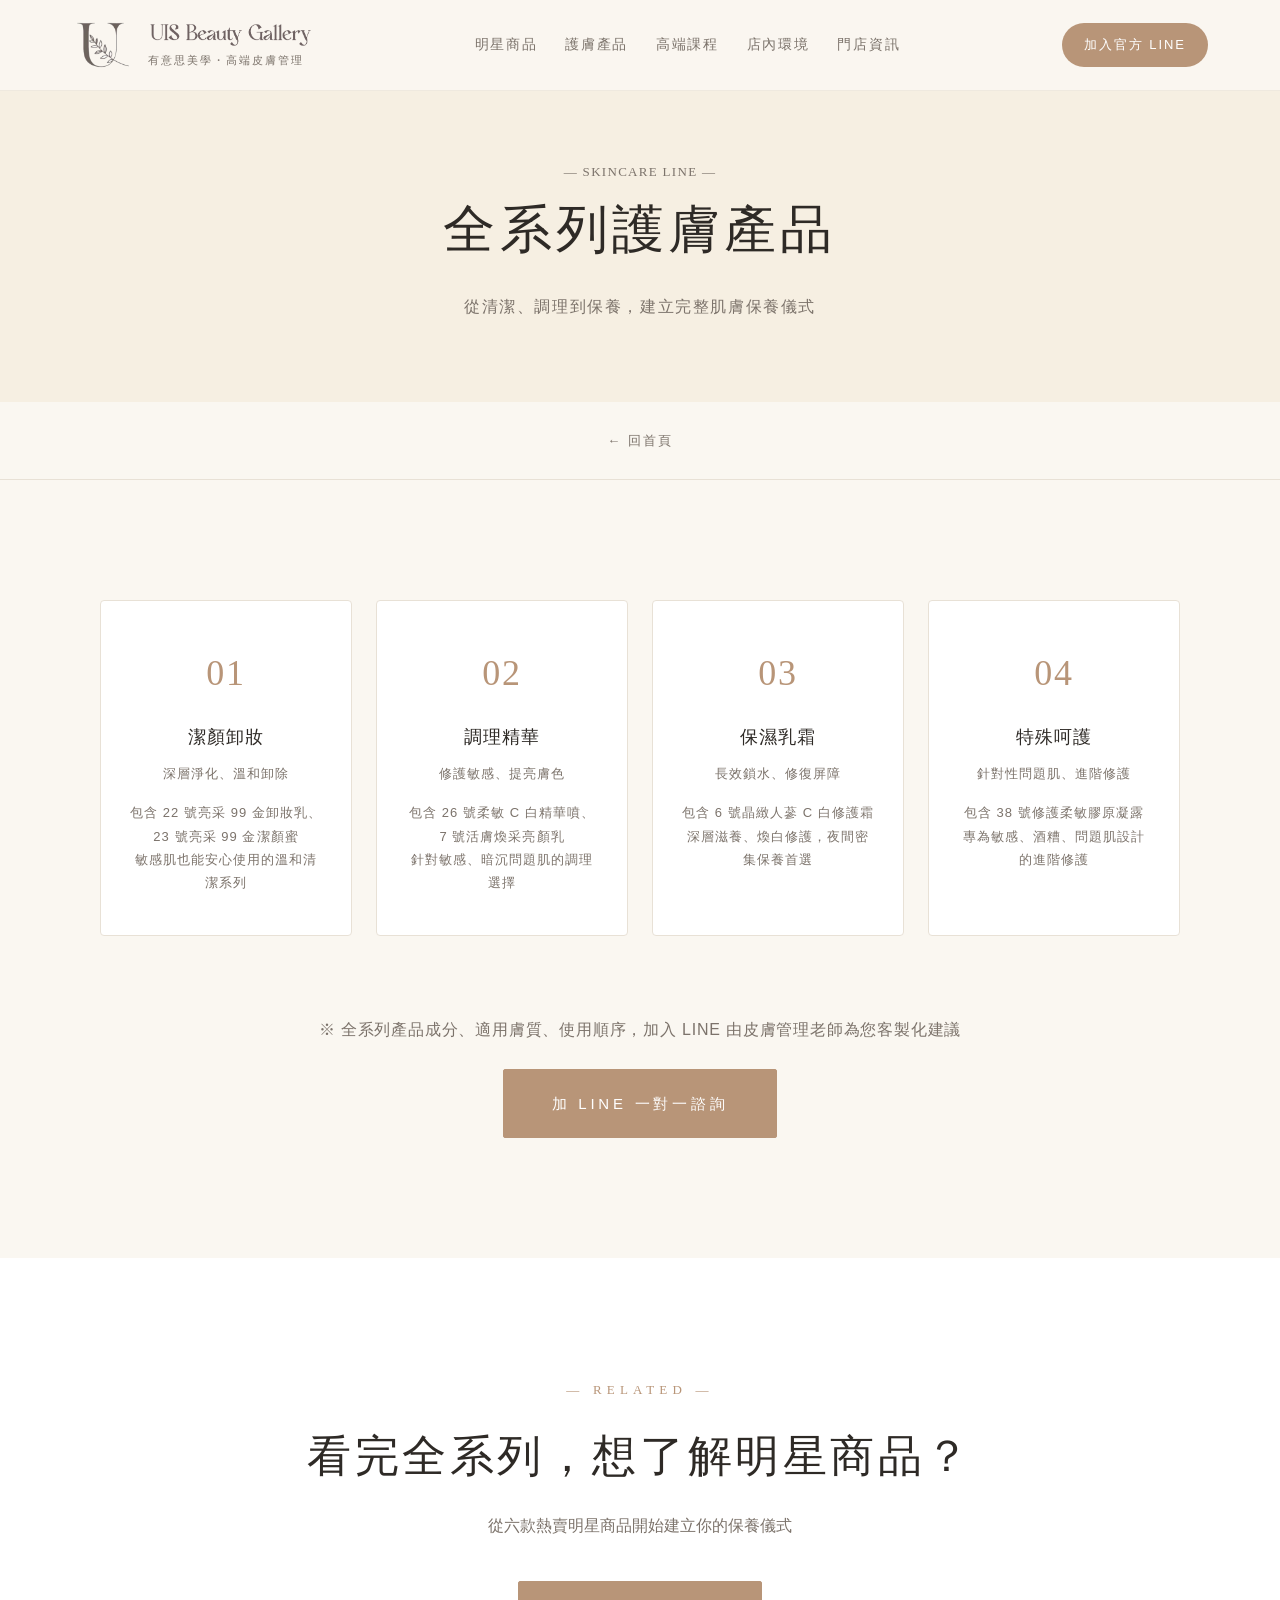
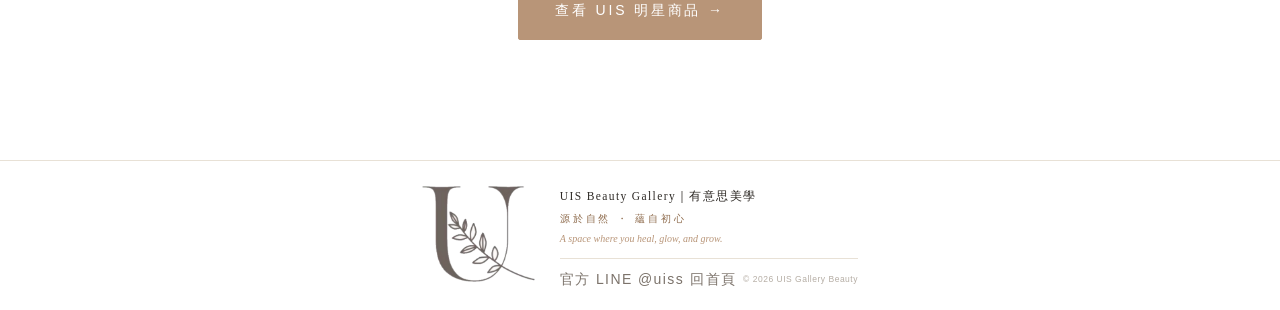
<file: skincare.html>
<!DOCTYPE html>
<html lang="zh-Hant">
<head>
  <meta charset="UTF-8">
  <meta name="viewport" content="width=device-width, initial-scale=1.0">
  <title>全系列護膚產品｜UIS Gallery Beauty</title>
  <meta name="description" content="UIS 有意思美學全系列護膚產品：潔顏卸妝、調理精華、保濕乳霜、特殊呵護四大分類。從清潔、調理到保養，建立完整肌膚保養儀式。">
  <meta property="og:title" content="全系列護膚產品｜UIS Gallery Beauty">
  <meta property="og:description" content="四大分類完整保養儀式，皮膚管理老師為您客製化建議。">
  <link rel="icon" type="image/png" sizes="32x32" href="images/brand/favicon-32.png">
  <link rel="icon" type="image/png" sizes="192x192" href="images/brand/favicon-192.png">
  <link rel="apple-touch-icon" sizes="180x180" href="images/brand/apple-touch-icon.png">
  <link rel="stylesheet" href="assets/css/style.css?v=202605301743">
</head>
<body>

  <header class="site-header">
    <div class="container header-inner">
      <a href="index.html" class="brand">
        <img class="brand-mark-img" src="images/brand/logo-mark.png" alt="UIS Gallery Beauty LOGO">
        <span class="brand-text">
          <img class="brand-name-img" src="images/brand/logo-text.png" alt="UIS Beauty Gallery">
          <span class="brand-sub">有意思美學・高端皮膚管理</span>
        </span>
      </a>
      <nav class="site-nav">
        <a href="products.html">明星商品</a>
        <a href="skincare.html">護膚產品</a>
        <a href="courses.html">高端課程</a>
        <a href="space.html">店內環境</a>
        <a href="stores.html">門店資訊</a>
      </nav>
      <a href="https://lin.ee/UDv8DUk" target="_blank" rel="noopener" class="header-cta">
        加入官方 LINE
      </a>
    </div>
  </header>

  <section class="products-hero">
    <p class="section-eyebrow">— SKINCARE LINE —</p>
    <h1>全系列護膚產品</h1>
    <p>從清潔、調理到保養，建立完整肌膚保養儀式</p>
  </section>

  <div class="products-back">
    <a href="index.html">← 回首頁</a>
  </div>

  <section class="section">
    <div class="container">
      <div class="skincare-grid" style="max-width:1080px;margin:0 auto;">
        <div class="skincare-cat">
          <div class="skincare-num">01</div>
          <h3>潔顏卸妝</h3>
          <p>深層淨化、溫和卸除</p>
          <p style="font-size:13px;color:var(--color-muted);margin-top:16px;line-height:1.8;">
            包含 22 號亮采 99 金卸妝乳、23 號亮采 99 金潔顏蜜<br>
            敏感肌也能安心使用的溫和清潔系列
          </p>
        </div>
        <div class="skincare-cat">
          <div class="skincare-num">02</div>
          <h3>調理精華</h3>
          <p>修護敏感、提亮膚色</p>
          <p style="font-size:13px;color:var(--color-muted);margin-top:16px;line-height:1.8;">
            包含 26 號柔敏 C 白精華噴、7 號活膚煥采亮顏乳<br>
            針對敏感、暗沉問題肌的調理選擇
          </p>
        </div>
        <div class="skincare-cat">
          <div class="skincare-num">03</div>
          <h3>保濕乳霜</h3>
          <p>長效鎖水、修復屏障</p>
          <p style="font-size:13px;color:var(--color-muted);margin-top:16px;line-height:1.8;">
            包含 6 號晶緻人蔘 C 白修護霜<br>
            深層滋養、煥白修護，夜間密集保養首選
          </p>
        </div>
        <div class="skincare-cat">
          <div class="skincare-num">04</div>
          <h3>特殊呵護</h3>
          <p>針對性問題肌、進階修護</p>
          <p style="font-size:13px;color:var(--color-muted);margin-top:16px;line-height:1.8;">
            包含 38 號修護柔敏膠原凝露<br>
            專為敏感、酒糟、問題肌設計的進階修護
          </p>
        </div>
      </div>

      <div style="text-align:center;margin-top:80px;">
        <p style="color:var(--color-muted);letter-spacing:0.05em;margin-bottom:24px;">
          ※ 全系列產品成分、適用膚質、使用順序，加入 LINE 由皮膚管理老師為您客製化建議
        </p>
        <a href="https://lin.ee/UDv8DUk" target="_blank" rel="noopener" class="btn btn-line btn-lg">
          加 LINE 一對一諮詢
        </a>
      </div>
    </div>
  </section>

  <section class="section section-alt" style="text-align:center;">
    <div class="container">
      <p class="section-eyebrow">— RELATED —</p>
      <h2>看完全系列，想了解明星商品？</h2>
      <p style="color:var(--color-muted);margin-bottom:40px;">
        從六款熱賣明星商品開始建立你的保養儀式
      </p>
      <a href="products.html" class="btn btn-primary">查看 UIS 明星商品 →</a>
    </div>
  </section>

  <footer class="site-footer">
    <div class="container">
      <img class="footer-logo" src="images/brand/logo-mark-trim.png" alt="UIS Gallery Beauty">
      <p class="footer-brand">UIS Beauty Gallery｜有意思美學</p>
      <p class="footer-tagline">源於自然 ・ 蘊自初心</p>
      <p class="footer-en">A space where you heal, glow, and grow.</p>
      <div class="footer-links">
        <a href="https://lin.ee/UDv8DUk" target="_blank" rel="noopener">官方 LINE @uiss</a>
        <span class="footer-sep">・</span>
        <a href="index.html">回首頁</a>
      </div>
      <p class="footer-copy">&copy; 2026 UIS Gallery Beauty. All rights reserved.</p>
    </div>
  </footer>

  <script src="assets/js/main.js?v=202605301743"></script>
</body>
</html>
</file>
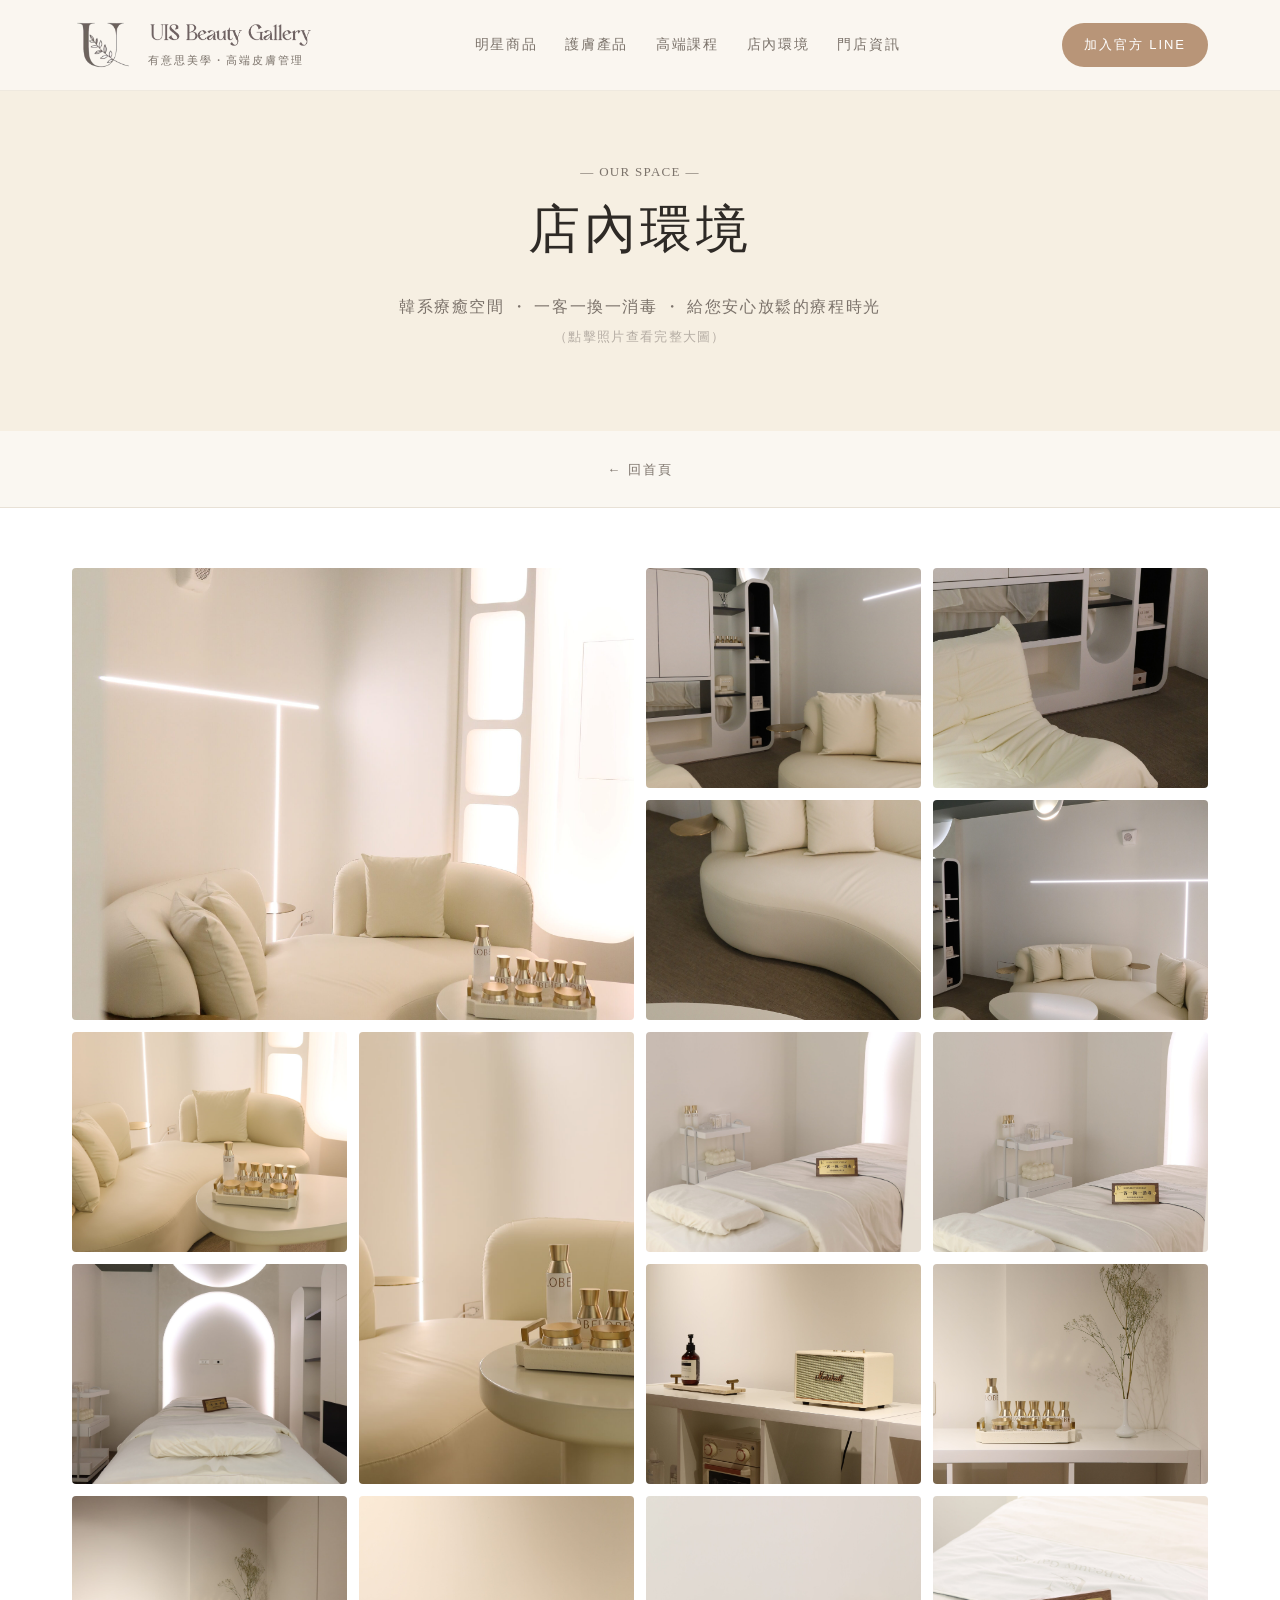
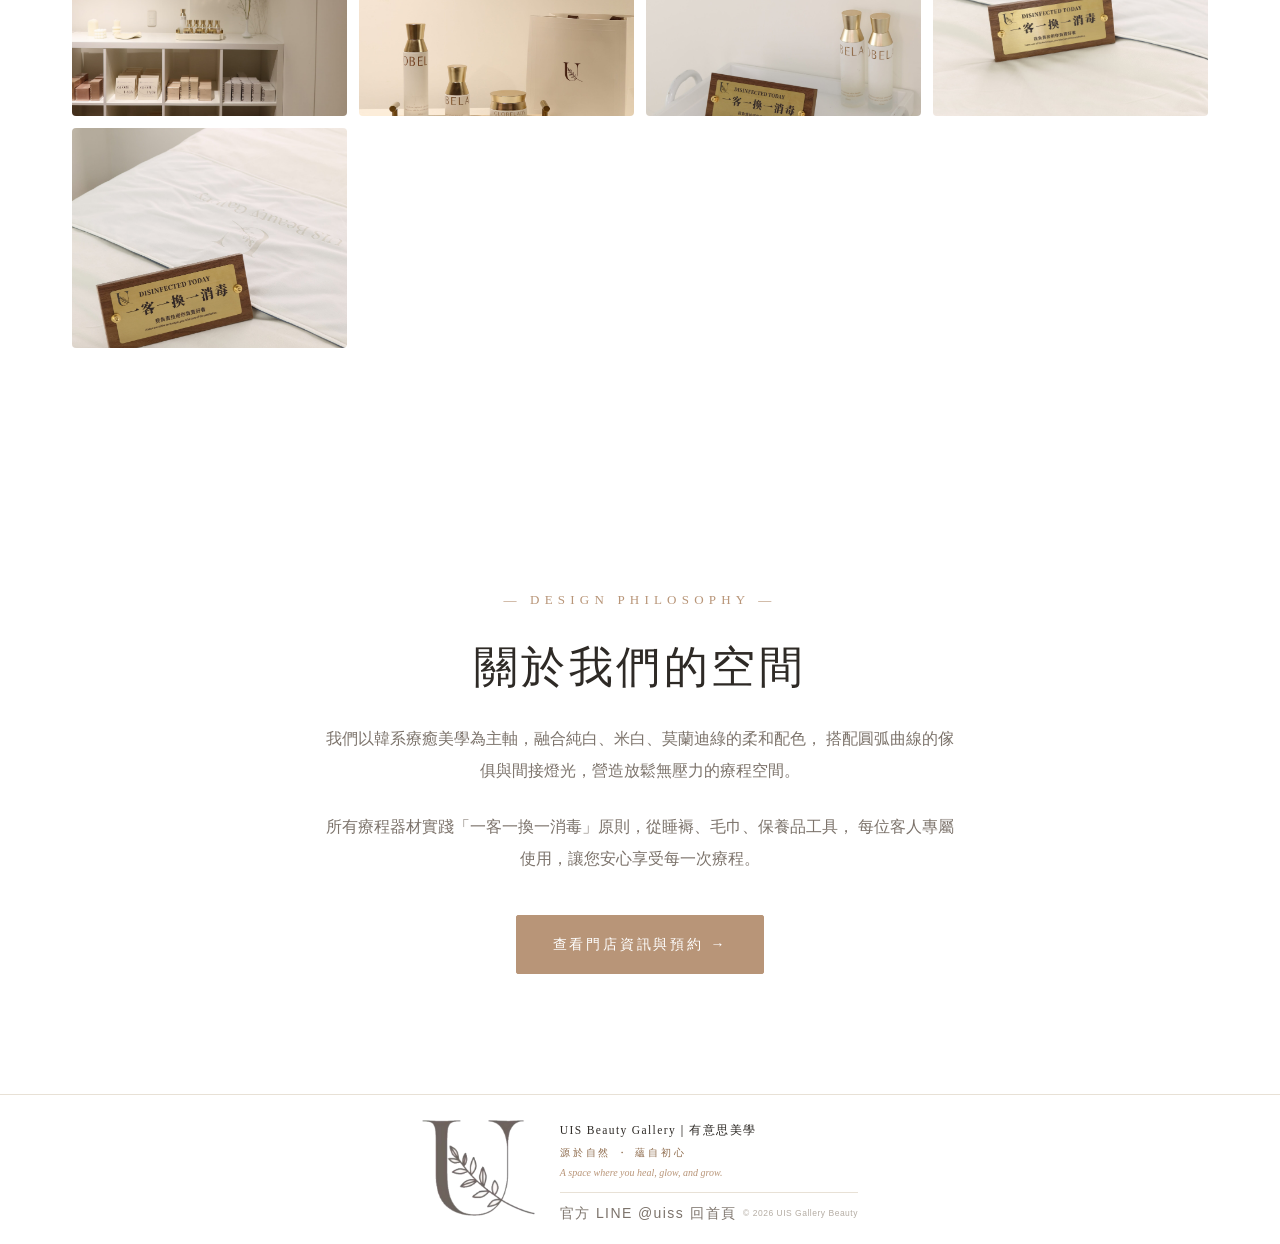
<file: space.html>
<!DOCTYPE html>
<html lang="zh-Hant">
<head>
  <meta charset="UTF-8">
  <meta name="viewport" content="width=device-width, initial-scale=1.0">
  <title>店內環境｜UIS Gallery Beauty</title>
  <meta name="description" content="UIS 有意思美學新北概念店店內環境，韓系療癒空間設計，一客一換一消毒。圓弧曲線、間接燈光、莫蘭迪色系，給您安心放鬆的療程時光。">
  <meta property="og:title" content="店內環境｜UIS Gallery Beauty">
  <meta property="og:description" content="韓系療癒空間 ・ 一客一換一消毒。">
  <link rel="icon" type="image/png" sizes="32x32" href="images/brand/favicon-32.png">
  <link rel="icon" type="image/png" sizes="192x192" href="images/brand/favicon-192.png">
  <link rel="apple-touch-icon" sizes="180x180" href="images/brand/apple-touch-icon.png">
  <link rel="stylesheet" href="assets/css/style.css?v=202605301743">
</head>
<body>

  <header class="site-header">
    <div class="container header-inner">
      <a href="index.html" class="brand">
        <img class="brand-mark-img" src="images/brand/logo-mark.png" alt="UIS Gallery Beauty LOGO">
        <span class="brand-text">
          <img class="brand-name-img" src="images/brand/logo-text.png" alt="UIS Beauty Gallery">
          <span class="brand-sub">有意思美學・高端皮膚管理</span>
        </span>
      </a>
      <nav class="site-nav">
        <a href="products.html">明星商品</a>
        <a href="skincare.html">護膚產品</a>
        <a href="courses.html">高端課程</a>
        <a href="space.html">店內環境</a>
        <a href="stores.html">門店資訊</a>
      </nav>
      <a href="https://lin.ee/UDv8DUk" target="_blank" rel="noopener" class="header-cta">
        加入官方 LINE
      </a>
    </div>
  </header>

  <section class="products-hero">
    <p class="section-eyebrow">— OUR SPACE —</p>
    <h1>店內環境</h1>
    <p>韓系療癒空間 ・ 一客一換一消毒 ・ 給您安心放鬆的療程時光<br>
       <span style="font-size:13px;color:var(--color-faint);letter-spacing:0.1em;">（點擊照片查看完整大圖）</span>
    </p>
  </section>

  <div class="products-back">
    <a href="index.html">← 回首頁</a>
  </div>

  <section class="section section-space" style="padding-top:60px;">
    <div class="container">
      <div class="space-gallery">
        <div class="space-item space-item-large">
          <img src="images/space/space-02.jpg" alt="UIS Gallery Beauty 接待空間" loading="lazy">
        </div>
        <div class="space-item">
          <img src="images/space/space-03.jpg" alt="店內空間" loading="lazy">
        </div>
        <div class="space-item">
          <img src="images/space/space-04.jpg" alt="療程室" loading="lazy">
        </div>
        <div class="space-item">
          <img src="images/space/space-05.jpg" alt="療程室角落" loading="lazy">
        </div>
        <div class="space-item">
          <img src="images/space/space-06.jpg" alt="療程環境" loading="lazy">
        </div>
        <div class="space-item">
          <img src="images/space/space-07.jpg" alt="接待沙發" loading="lazy">
        </div>
        <div class="space-item space-item-tall">
          <img src="images/space/space-09.jpg" alt="療程床" loading="lazy">
        </div>
        <div class="space-item">
          <img src="images/space/space-10.jpg" alt="店內角落" loading="lazy">
        </div>
        <div class="space-item">
          <img src="images/space/space-11.jpg" alt="療程細節" loading="lazy">
        </div>
        <div class="space-item">
          <img src="images/space/space-12.jpg" alt="療程準備區" loading="lazy">
        </div>
        <div class="space-item">
          <img src="images/space/space-13.jpg" alt="療程環境" loading="lazy">
        </div>
        <div class="space-item">
          <img src="images/space/space-14.jpg" alt="一客一換一消毒" loading="lazy">
        </div>
        <div class="space-item">
          <img src="images/space/space-15.jpg" alt="療程床" loading="lazy">
        </div>
        <div class="space-item">
          <img src="images/space/space-16.jpg" alt="店內裝飾" loading="lazy">
        </div>
        <div class="space-item">
          <img src="images/space/space-17.jpg" alt="療程準備區" loading="lazy">
        </div>
        <div class="space-item">
          <img src="images/space/space-18.jpg" alt="產品陳列" loading="lazy">
        </div>
        <div class="space-item">
          <img src="images/space/space-19.jpg" alt="產品陳列區" loading="lazy">
        </div>
      </div>
    </div>
  </section>

  <section class="section section-alt" style="text-align:center;">
    <div class="container">
      <p class="section-eyebrow">— DESIGN PHILOSOPHY —</p>
      <h2>關於我們的空間</h2>
      <p style="color:var(--color-muted);max-width:640px;margin:0 auto 24px;line-height:2;">
        我們以韓系療癒美學為主軸，融合純白、米白、莫蘭迪綠的柔和配色，
        搭配圓弧曲線的傢俱與間接燈光，營造放鬆無壓力的療程空間。
      </p>
      <p style="color:var(--color-muted);max-width:640px;margin:0 auto 40px;line-height:2;">
        所有療程器材實踐「一客一換一消毒」原則，從睡褥、毛巾、保養品工具，
        每位客人專屬使用，讓您安心享受每一次療程。
      </p>
      <a href="stores.html" class="btn btn-primary">查看門店資訊與預約 →</a>
    </div>
  </section>

  <footer class="site-footer">
    <div class="container">
      <img class="footer-logo" src="images/brand/logo-mark-trim.png" alt="UIS Gallery Beauty">
      <p class="footer-brand">UIS Beauty Gallery｜有意思美學</p>
      <p class="footer-tagline">源於自然 ・ 蘊自初心</p>
      <p class="footer-en">A space where you heal, glow, and grow.</p>
      <div class="footer-links">
        <a href="https://lin.ee/UDv8DUk" target="_blank" rel="noopener">官方 LINE @uiss</a>
        <span class="footer-sep">・</span>
        <a href="index.html">回首頁</a>
      </div>
      <p class="footer-copy">&copy; 2026 UIS Gallery Beauty. All rights reserved.</p>
    </div>
  </footer>

  <!-- Lightbox -->
  <div class="lightbox-overlay" id="lightbox" role="dialog" aria-modal="true" aria-label="店內環境照片放大">
    <button class="lightbox-close" aria-label="關閉">×</button>
    <button class="lightbox-prev" aria-label="上一張">‹</button>
    <button class="lightbox-next" aria-label="下一張">›</button>
    <img class="lightbox-img" alt="">
    <div class="lightbox-counter"></div>
  </div>

  <script src="assets/js/main.js?v=202605301743"></script>
</body>
</html>
</file>
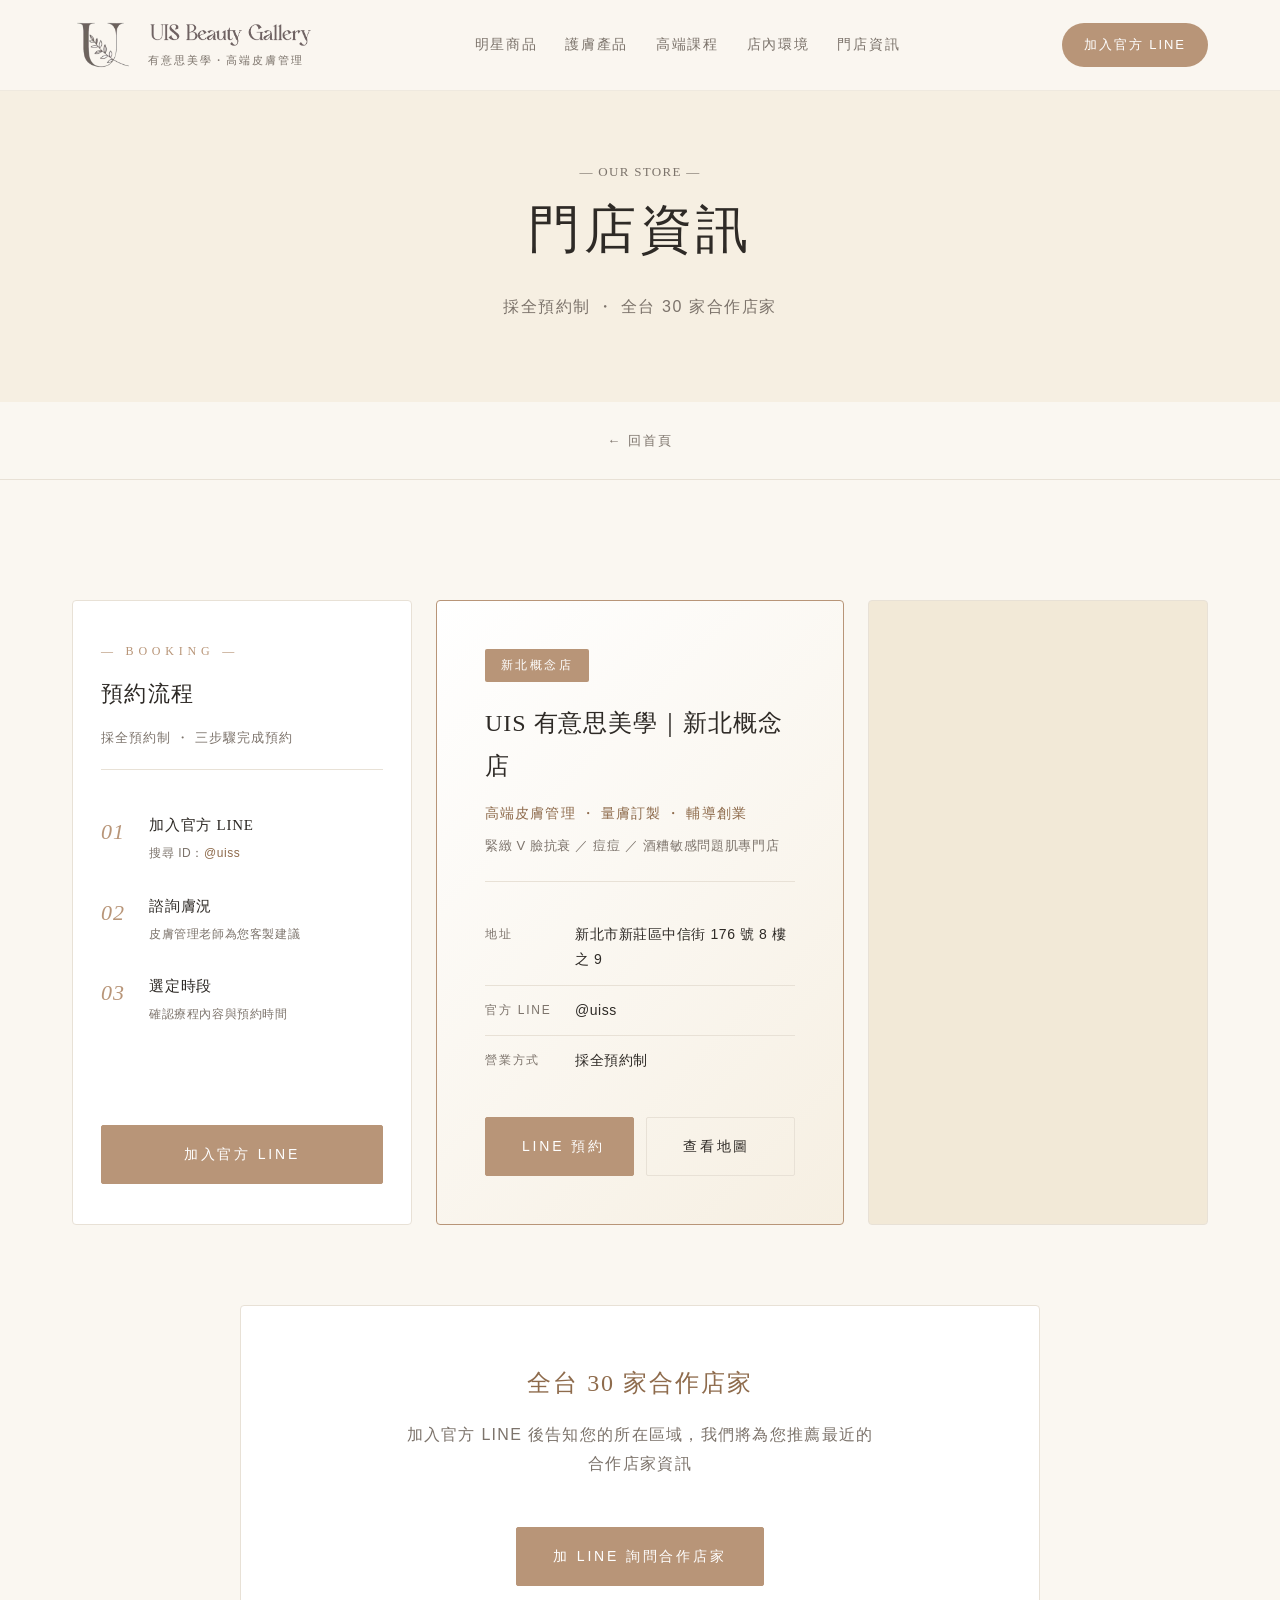
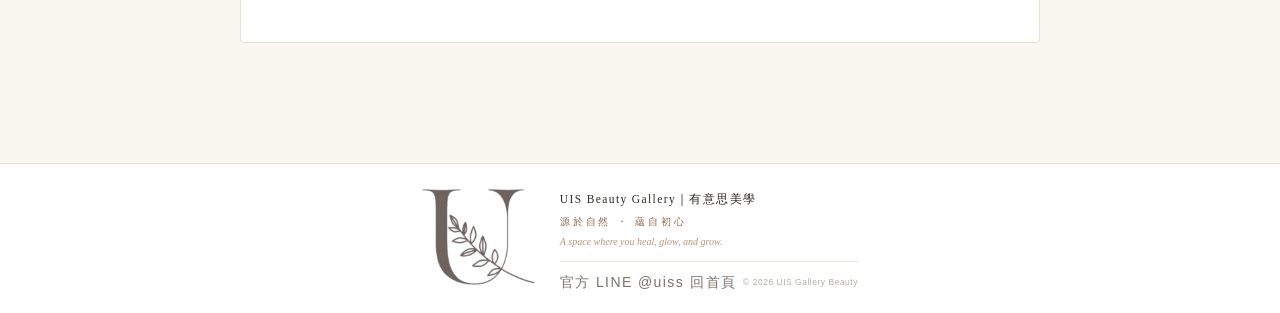
<file: stores.html>
<!DOCTYPE html>
<html lang="zh-Hant">
<head>
  <meta charset="UTF-8">
  <meta name="viewport" content="width=device-width, initial-scale=1.0">
  <title>門店資訊｜UIS Gallery Beauty</title>
  <meta name="description" content="UIS 有意思美學新北概念店｜新北市新莊區中信街 176 號 8 樓之 9。採全預約制，全台 30 家合作店家。高端皮膚管理 ・ 量膚訂製 ・ 輔導創業。">
  <meta property="og:title" content="門店資訊｜UIS Gallery Beauty">
  <meta property="og:description" content="新北概念店 ・ 全台 30 家合作店家 ・ 採全預約制。">
  <link rel="icon" type="image/png" sizes="32x32" href="images/brand/favicon-32.png">
  <link rel="icon" type="image/png" sizes="192x192" href="images/brand/favicon-192.png">
  <link rel="apple-touch-icon" sizes="180x180" href="images/brand/apple-touch-icon.png">
  <link rel="stylesheet" href="assets/css/style.css?v=202605301743">
</head>
<body>

  <header class="site-header">
    <div class="container header-inner">
      <a href="index.html" class="brand">
        <img class="brand-mark-img" src="images/brand/logo-mark.png" alt="UIS Gallery Beauty LOGO">
        <span class="brand-text">
          <img class="brand-name-img" src="images/brand/logo-text.png" alt="UIS Beauty Gallery">
          <span class="brand-sub">有意思美學・高端皮膚管理</span>
        </span>
      </a>
      <nav class="site-nav">
        <a href="products.html">明星商品</a>
        <a href="skincare.html">護膚產品</a>
        <a href="courses.html">高端課程</a>
        <a href="space.html">店內環境</a>
        <a href="stores.html">門店資訊</a>
      </nav>
      <a href="https://lin.ee/UDv8DUk" target="_blank" rel="noopener" class="header-cta">
        加入官方 LINE
      </a>
    </div>
  </header>

  <section class="products-hero">
    <p class="section-eyebrow">— OUR STORE —</p>
    <h1>門店資訊</h1>
    <p>採全預約制 ・ 全台 30 家合作店家</p>
  </section>

  <div class="products-back">
    <a href="index.html">← 回首頁</a>
  </div>

  <section class="section section-stores">
    <div class="container">
      <div class="store-triple-wrap">

        <div class="store-booking-info">
          <p class="booking-info-eyebrow">— BOOKING —</p>
          <h3>預約流程</h3>
          <p class="booking-info-lead">
            採全預約制 ・ 三步驟完成預約
          </p>
          <ol class="booking-steps">
            <li>
              <span class="step-num">01</span>
              <div>
                <strong>加入官方 LINE</strong>
                <span>搜尋 ID：<em>@uiss</em></span>
              </div>
            </li>
            <li>
              <span class="step-num">02</span>
              <div>
                <strong>諮詢膚況</strong>
                <span>皮膚管理老師為您客製建議</span>
              </div>
            </li>
            <li>
              <span class="step-num">03</span>
              <div>
                <strong>選定時段</strong>
                <span>確認療程內容與預約時間</span>
              </div>
            </li>
          </ol>
          <div class="booking-info-cta">
            <a href="https://lin.ee/UDv8DUk" target="_blank" rel="noopener" class="btn btn-line btn-block">
              加入官方 LINE
            </a>
          </div>
        </div>

        <article class="store-card store-card-primary">
          <div class="store-badge">新北概念店</div>
          <h3>UIS 有意思美學｜新北概念店</h3>
          <p class="store-services">
            高端皮膚管理 ・ 量膚訂製 ・ 輔導創業
          </p>
          <p class="store-positioning">
            緊緻 V 臉抗衰 ／ 痘痘 ／ 酒糟敏感問題肌專門店
          </p>
          <div class="store-info">
            <div class="store-info-row">
              <span class="store-info-label">地址</span>
              <span class="store-info-val">新北市新莊區中信街 176 號 8 樓之 9</span>
            </div>
            <div class="store-info-row">
              <span class="store-info-label">官方 LINE</span>
              <span class="store-info-val">@uiss</span>
            </div>
            <div class="store-info-row">
              <span class="store-info-label">營業方式</span>
              <span class="store-info-val">採全預約制</span>
            </div>
          </div>
          <div class="store-actions">
            <a href="https://lin.ee/UDv8DUk" target="_blank" rel="noopener" class="btn btn-line">
              LINE 預約
            </a>
            <a href="https://maps.app.goo.gl/e3yg8ofaXATafeQRA" target="_blank" rel="noopener" class="btn btn-outline">
              查看地圖
            </a>
          </div>
        </article>

        <div class="store-map store-map-tinted">
          <iframe
            src="https://maps.google.com/maps?q=%E6%96%B0%E5%8C%97%E5%B8%82%E6%96%B0%E8%8E%8A%E5%8D%80%E4%B8%AD%E4%BF%A1%E8%A1%97176%E8%99%9F8%E6%A8%93%E4%B9%9D&t=&z=16&ie=UTF8&iwloc=&output=embed"
            width="100%"
            height="100%"
            frameborder="0"
            style="border:0;"
            allowfullscreen
            loading="lazy"
            referrerpolicy="no-referrer-when-downgrade"
            title="UIS Gallery Beauty 新北概念店位置">
          </iframe>
        </div>
      </div>

      <div class="partners-block">
        <h3 class="partners-title">全台 30 家合作店家</h3>
        <p class="partners-desc">
          加入官方 LINE 後告知您的所在區域，我們將為您推薦最近的合作店家資訊
        </p>
        <div class="section-cta">
          <a href="https://lin.ee/UDv8DUk" target="_blank" rel="noopener" class="btn btn-line">
            加 LINE 詢問合作店家
          </a>
        </div>
      </div>
    </div>
  </section>

  <footer class="site-footer">
    <div class="container">
      <img class="footer-logo" src="images/brand/logo-mark-trim.png" alt="UIS Gallery Beauty">
      <p class="footer-brand">UIS Beauty Gallery｜有意思美學</p>
      <p class="footer-tagline">源於自然 ・ 蘊自初心</p>
      <p class="footer-en">A space where you heal, glow, and grow.</p>
      <div class="footer-links">
        <a href="https://lin.ee/UDv8DUk" target="_blank" rel="noopener">官方 LINE @uiss</a>
        <span class="footer-sep">・</span>
        <a href="index.html">回首頁</a>
      </div>
      <p class="footer-copy">&copy; 2026 UIS Gallery Beauty. All rights reserved.</p>
    </div>
  </footer>

  <script src="assets/js/main.js?v=202605301743"></script>
</body>
</html>
</file>
<file: assets/css/style.css>
/* =========================================================
   UIS Gallery Beauty — Stylesheet (v2)
   調性：韓系療癒、純白＋鵝黃＋米白＋莫蘭迪綠＋金色，圓弧曲線
   ========================================================= */

:root {
  --color-bg: #FAF7F1;
  --color-text: #2E2A26;
  --color-muted: #7C736B;
  --color-faint: #B5ADA4;
  --color-accent: #B89578;        /* 玫瑰金／深奶茶 */
  --color-accent-dark: #8E6B4C;
  --color-line: #E8E1D6;
  --color-card: #FFFFFF;
  --color-cream: #F6EFE2;
  --color-cream-deep: #ECDFC8;
  --color-green: #C8D2C5;
  --color-vip-bg: #2D2620;         /* VIP 深色突顯 */
  --color-vip-gold: #C7A063;
  --font-heading: "Noto Serif TC", "Source Han Serif", "Songti TC", serif;
  --font-body: "Noto Sans TC", "PingFang TC", "Microsoft JhengHei", sans-serif;
  --font-en: "Cormorant Garamond", "Times New Roman", serif;
  --container-max: 1200px;
  --space-section: 120px;
  --radius: 4px;
}

* { box-sizing: border-box; margin: 0; padding: 0; }
html { scroll-behavior: smooth; }
body {
  font-family: var(--font-body);
  color: var(--color-text);
  background: var(--color-bg);
  line-height: 1.8;
  font-size: 16px;
  -webkit-font-smoothing: antialiased;
}
img { max-width: 100%; display: block; }
a { color: inherit; text-decoration: none; }
ul { list-style: none; }

.container {
  max-width: var(--container-max);
  margin: 0 auto;
  padding: 0 32px;
}

/* ---------- Header ---------- */
.site-header {
  position: fixed;
  top: 0;
  left: 0;
  right: 0;
  z-index: 100;
  background: rgba(250, 247, 241, 0.92);
  backdrop-filter: blur(12px);
  border-bottom: 1px solid rgba(232, 225, 214, 0.6);
}
.header-inner {
  display: flex;
  align-items: center;
  justify-content: space-between;
  padding: 14px 32px;
  gap: 24px;
}
.brand { display: flex; align-items: center; gap: 14px; }
.brand-mark-img {
  width: auto;
  height: 62px;                  /* 放大 LOGO（之前 44px 太小） */
  object-fit: contain;
}
.brand-text {
  display: inline-flex;
  flex-direction: column;
  line-height: 1.2;
  gap: 6px;
  align-items: stretch;          /* 讓子元素吃滿父寬度 */
}
.brand-name {
  font-family: var(--font-heading);
  font-size: 17px;
  letter-spacing: 0.06em;
  font-weight: 500;
}
/* 品牌標準字圖（UIS Beauty Gallery）— 寬度跟中文副標等寬達成上下對齊 */
.brand-name-img {
  display: block;
  width: 100%;                   /* 跟父容器（brand-text）等寬 = 跟中文副標等寬 */
  height: auto;
  max-height: 26px;              /* 但別過高 */
  object-fit: contain;
  object-position: left center;  /* 圖靠左對齊 */
}
.brand-sub {
  font-size: 11px;
  color: var(--color-muted);
  letter-spacing: 0.18em;
  white-space: nowrap;            /* 中文不換行，固定寬度，讓英文 LOGO 圖跟著吃滿 */
}
.site-nav { display: flex; gap: 28px; }
.site-nav a {
  font-size: 14px;
  letter-spacing: 0.12em;
  color: var(--color-muted);
  transition: color 0.2s;
}
.site-nav a:hover { color: var(--color-accent); }

/* Header CTA：改用深奶茶底（移除 LINE 綠） */
.header-cta {
  background: var(--color-accent);
  color: #fff !important;
  padding: 10px 22px;
  font-size: 13px;
  letter-spacing: 0.15em;
  border-radius: 999px;
  transition: background 0.2s;
  white-space: nowrap;
  font-weight: 500;
}
.header-cta:hover { background: var(--color-accent-dark); }

/* ---------- Hero ---------- */
.hero {
  position: relative;
  min-height: 100vh;
  display: flex;
  align-items: center;
  justify-content: center;
  overflow: hidden;
  padding: 140px 0 100px;
}
.hero-video {
  position: absolute;
  top: 0; left: 0;
  width: 100%;
  height: 100%;
  object-fit: cover;
  z-index: 0;
}
.hero-overlay {
  position: absolute;
  inset: 0;
  background: linear-gradient(
    180deg,
    rgba(250, 247, 241, 0.4) 0%,
    rgba(250, 247, 241, 0.5) 40%,
    rgba(250, 247, 241, 0.75) 100%
  );
  z-index: 1;
}
.hero-content {
  position: relative;
  z-index: 2;
  text-align: center;
  color: var(--color-text);
}
.hero-eyebrow {
  font-size: 13px;
  letter-spacing: 0.4em;
  color: var(--color-accent-dark);
  margin-bottom: 24px;
  font-weight: 500;
}
.hero-title {
  font-family: var(--font-heading);
  font-size: clamp(48px, 8vw, 80px);
  letter-spacing: 0.1em;
  font-weight: 400;
  line-height: 1.3;
  margin-bottom: 24px;
  color: #2E2A26;
}
.hero-tagline {
  font-family: var(--font-en);
  font-style: italic;
  font-size: clamp(16px, 2vw, 22px);
  color: var(--color-accent-dark);
  letter-spacing: 0.05em;
  margin-bottom: 32px;
}
.hero-sub {
  font-size: 16px;
  color: var(--color-text);
  letter-spacing: 0.15em;
  margin-bottom: 32px;
  line-height: 2;
}
.hero-location {
  font-family: var(--font-en);
  font-size: 14px;
  color: var(--color-muted);
  font-style: italic;
  letter-spacing: 0.1em;
}
.hero-pill {
  display: inline-block;
  background: rgba(255, 255, 255, 0.7);
  border: 1px solid var(--color-line);
  padding: 10px 28px;
  border-radius: 999px;
  font-size: 13px;
  letter-spacing: 0.15em;
  color: var(--color-text);
  margin-top: 140px;          /* 推到 hero 下半部，避開影片中央 LOGO */
}
.hero-cta-wrap {
  margin-top: 40px;            /* pill 與 CTA 距離縮短，讓兩者一起在下半部 */
}
@media (max-width: 600px) {
  .hero-pill { margin-top: 80px; }
  .hero-cta-wrap { margin-top: 28px; }
}

/* ---------- Section base ---------- */
.section {
  padding: var(--space-section) 0;
}
.section-alt { background: #fff; }
.section-eyebrow {
  text-align: center;
  font-family: var(--font-en);
  font-size: 13px;
  letter-spacing: 0.4em;
  color: var(--color-accent);
  margin-bottom: 16px;
}
.section h2 {
  font-family: var(--font-heading);
  font-size: clamp(32px, 4.5vw, 44px);
  letter-spacing: 0.08em;
  font-weight: 400;
  text-align: center;
  margin-bottom: 16px;
}
.section-intro {
  text-align: center;
  color: var(--color-muted);
  margin-bottom: 64px;
  letter-spacing: 0.1em;
}
.section-cta {
  text-align: center;
  margin-top: 48px;
}

/* ---------- Buttons ---------- */
.btn {
  display: inline-block;
  padding: 16px 36px;
  font-size: 14px;
  letter-spacing: 0.2em;
  border: 1px solid;
  border-radius: 2px;
  cursor: pointer;
  transition: all 0.3s;
  white-space: nowrap;
  font-family: inherit;
}
.btn-primary {
  background: var(--color-accent);
  color: #fff;
  border-color: var(--color-accent);
}
.btn-primary:hover {
  background: var(--color-accent-dark);
  border-color: var(--color-accent-dark);
}
/* 改 4 (本輪)：LINE 按鈕統一深奶茶，全網一致 */
.btn-line {
  background: var(--color-accent);
  color: #fff;
  border-color: var(--color-accent);
}
.btn-line:hover {
  background: var(--color-accent-dark);
  border-color: var(--color-accent-dark);
}
.btn-outline {
  background: transparent;
  color: var(--color-text);
  border-color: var(--color-line);
}
.btn-outline:hover {
  border-color: var(--color-accent);
  color: var(--color-accent);
}
.btn-lg {
  padding: 20px 48px;
  font-size: 15px;
  letter-spacing: 0.25em;
}

/* ---------- Quality section ---------- */
.section-quality { background: var(--color-cream); }
.quality-image {
  max-width: 800px;
  margin: 0 auto 48px;
}
.quality-grid {
  display: grid;
  grid-template-columns: repeat(auto-fit, minmax(140px, 1fr));
  gap: 24px;
  margin-top: 24px;
}
.quality-item {
  text-align: center;
  padding: 24px 12px;
}
.quality-item strong {
  display: block;
  font-family: var(--font-heading);
  font-size: 16px;
  font-weight: 500;
  color: var(--color-accent-dark);
  margin-bottom: 8px;
  letter-spacing: 0.05em;
}
.quality-item span {
  font-size: 13px;
  color: var(--color-muted);
  letter-spacing: 0.05em;
}

/* ---------- Product grid（改 3：可點擊）---------- */
.product-grid {
  display: grid;
  grid-template-columns: repeat(auto-fit, minmax(260px, 1fr));
  gap: 32px;
  margin-bottom: 48px;
}
.product-card {
  background: #fff;
  border: 1px solid var(--color-line);
  border-radius: var(--radius);
  padding: 24px;
  text-align: center;
  transition: transform 0.3s, box-shadow 0.3s, border-color 0.3s;
  cursor: pointer;
  display: block;
  color: inherit;
}
.product-card:hover {
  transform: translateY(-6px);
  box-shadow: 0 20px 48px rgba(0,0,0,0.08);
  border-color: var(--color-accent);
}
.product-image-placeholder {
  aspect-ratio: 1 / 1;
  background: var(--color-cream);
  display: flex;
  align-items: center;
  justify-content: center;
  color: var(--color-faint);
  font-size: 13px;
  letter-spacing: 0.15em;
  line-height: 1.6;
  border-radius: var(--radius);
  margin-bottom: 20px;
}
.product-card h3 {
  font-family: var(--font-heading);
  font-size: 17px;
  font-weight: 500;
  margin-bottom: 8px;
  letter-spacing: 0.04em;
}
.product-desc {
  color: var(--color-muted);
  font-size: 13px;
  letter-spacing: 0.08em;
  margin-bottom: 12px;
}
.product-more {
  display: inline-block;
  font-size: 12px;
  color: var(--color-accent);
  letter-spacing: 0.15em;
  border-top: 1px solid var(--color-line);
  padding-top: 12px;
  margin-top: 4px;
  width: 100%;
  transition: color 0.2s, border-color 0.2s;
}
.product-card:hover .product-more {
  color: var(--color-accent-dark);
  border-top-color: var(--color-accent);
}
.product-note {
  text-align: center;
  color: var(--color-muted);
  font-size: 13px;
  letter-spacing: 0.05em;
  max-width: 640px;
  margin: 0 auto;
}

/* ---------- Skincare section ---------- */
.section-skincare { background: var(--color-bg); }
.skincare-grid {
  display: grid;
  grid-template-columns: repeat(auto-fit, minmax(220px, 1fr));
  gap: 24px;
  margin-bottom: 48px;
}
.skincare-cat {
  background: #fff;
  border: 1px solid var(--color-line);
  padding: 40px 28px;
  border-radius: var(--radius);
  text-align: center;
  transition: transform 0.3s, border-color 0.3s;
}
.skincare-cat:hover {
  transform: translateY(-4px);
  border-color: var(--color-accent);
}
.skincare-num {
  font-family: var(--font-en);
  font-size: 36px;
  color: var(--color-accent);
  margin-bottom: 16px;
  letter-spacing: 0.05em;
  font-weight: 400;
}
.skincare-cat h3 {
  font-family: var(--font-heading);
  font-size: 18px;
  font-weight: 500;
  margin-bottom: 8px;
  letter-spacing: 0.06em;
}
.skincare-cat p {
  font-size: 13px;
  color: var(--color-muted);
  letter-spacing: 0.08em;
}
.skincare-note {
  text-align: center;
  color: var(--color-muted);
  font-size: 13px;
  letter-spacing: 0.05em;
  max-width: 640px;
  margin: 0 auto;
}

/* ---------- Courses section ---------- */
.section-courses {
  background: var(--color-cream);
  padding-bottom: 0;
}
.price-pair {
  display: grid;
  grid-template-columns: repeat(auto-fit, minmax(280px, 1fr));
  gap: 24px;
  max-width: 720px;
  margin: 0 auto 100px;
}
.price-card {
  background: #fff;
  border: 1px solid var(--color-line);
  border-radius: var(--radius);
  padding: 40px 32px;
  text-align: center;
  position: relative;
}
.price-card-vip {
  background: linear-gradient(135deg, #fff 0%, var(--color-cream) 100%);
  border-color: var(--color-accent);
}
.price-vip-badge {
  position: absolute;
  top: 12px;
  right: 12px;
  background: var(--color-accent);
  color: #fff;
  padding: 4px 10px;
  font-size: 11px;
  letter-spacing: 0.15em;
  border-radius: 2px;
  font-weight: 500;
}
.price-label {
  font-size: 13px;
  letter-spacing: 0.25em;
  color: var(--color-muted);
  margin-bottom: 16px;
}
.price-amount {
  font-family: var(--font-en);
  font-size: 44px;
  color: var(--color-accent-dark);
  margin-bottom: 12px;
  font-weight: 500;
  letter-spacing: 0.02em;
}
.price-card-vip .price-amount { color: var(--color-accent); }
.price-note {
  font-size: 13px;
  color: var(--color-muted);
  letter-spacing: 0.1em;
}

/* ---------- VIP Mega（改 4：大幅強化，全寬深色突顯）---------- */
.vip-mega {
  background: var(--color-vip-bg);
  color: #F5EDE0;
  padding: 100px 0;
  position: relative;
  margin-top: 0;
}
.vip-mega::before {
  content: "";
  position: absolute;
  top: 0;
  left: 0;
  right: 0;
  height: 3px;
  background: linear-gradient(90deg, transparent, var(--color-vip-gold), transparent);
}
.vip-mega-eyebrow {
  text-align: center;
  font-family: var(--font-en);
  font-size: 13px;
  letter-spacing: 0.5em;
  color: var(--color-vip-gold);
  margin-bottom: 16px;
}
.vip-mega-title {
  text-align: center;
  font-family: var(--font-en);
  font-size: clamp(48px, 7vw, 72px);
  font-weight: 500;
  color: var(--color-vip-gold);
  letter-spacing: 0.05em;
  margin-bottom: 8px;
  font-style: italic;
}
.vip-mega-subtitle {
  text-align: center;
  font-family: var(--font-heading);
  font-size: 22px;
  letter-spacing: 0.2em;
  margin-bottom: 64px;
  color: #F5EDE0;
}
/* VIP 區：圖大、頂底都對齊、背景金框偏移突出（秩序中跳脫） */
.vip-mega-content {
  display: grid;
  grid-template-columns: 1fr 1fr;
  gap: 72px;
  align-items: stretch;        /* 兩欄等高，讓文字側 CTA 能推到底 */
  max-width: 1200px;
  margin: 0 auto;
  padding-top: 24px;           /* 給 ::before 偏移框留突出空間 */
}
.vip-mega-image {
  position: relative;
  display: flex;
  align-items: flex-start;     /* 圖在容器頂端 */
  justify-content: center;
}
/* 偏移背景金線框（左上突出超過圖邊 24px，刻意打破對齊感） */
.vip-mega-image::before {
  content: "";
  position: absolute;
  top: -24px;
  left: -24px;
  right: 24px;
  bottom: 24px;
  border: 1px solid var(--color-vip-gold);
  border-radius: var(--radius);
  z-index: 0;
  pointer-events: none;
}
/* 第二層偏移色塊（更深層次） */
.vip-mega-image::after {
  content: "";
  position: absolute;
  top: 16px;
  left: 16px;
  right: -16px;
  bottom: -16px;
  background: rgba(199, 160, 99, 0.08);
  border-radius: var(--radius);
  z-index: 0;
  pointer-events: none;
}
.vip-mega-image img {
  position: relative;
  z-index: 1;
  width: 100%;
  height: auto;
  border-radius: var(--radius);
  box-shadow: 0 24px 60px rgba(0,0,0,0.4);
  display: block;
}
.vip-mega-rules {
  display: flex;
  flex-direction: column;
  gap: 12px;
}
/* 把最後的「加 LINE 了解白金會員」按鈕推到容器底端，跟圖底邊對齊 */
.vip-mega-rules > .btn-line {
  margin-top: auto;
  align-self: flex-start;      /* 按鈕不拉滿寬，靠左 */
}
.vip-mega-rules {
  font-size: 15px;
}
.vip-mega-headline {
  font-family: var(--font-heading);
  font-size: 24px;
  line-height: 1.6;
  color: #F5EDE0;
  margin-bottom: 24px;
  letter-spacing: 0.05em;
}
.vip-mega-headline strong {
  color: var(--color-vip-gold);
  font-weight: 500;
}
.vip-mega-summary {
  font-size: 15px;
  line-height: 2;
  color: #D8CFC0;
  padding: 20px;
  background: rgba(199, 160, 99, 0.08);
  border-left: 3px solid var(--color-vip-gold);
  margin-bottom: 36px;
  letter-spacing: 0.05em;
}
.vip-mega-summary strong { color: #F5EDE0; }
.vip-price {
  font-family: var(--font-en);
  font-size: 22px;
  font-style: italic;
  color: var(--color-vip-gold) !important;
}
.vip-mega-list { margin-bottom: 28px; }
.vip-mega-list li {
  display: flex;
  align-items: flex-start;
  gap: 20px;
  padding: 18px 0;
  border-bottom: 1px solid rgba(199, 160, 99, 0.2);
}
.vip-mega-list li:last-child { border-bottom: none; }
.vip-num {
  font-family: var(--font-en);
  font-size: 24px;
  color: var(--color-vip-gold);
  flex-shrink: 0;
  width: 36px;
  letter-spacing: 0.05em;
  font-style: italic;
}
.vip-mega-list strong {
  display: block;
  color: #F5EDE0;
  font-size: 16px;
  margin-bottom: 4px;
  font-weight: 500;
  letter-spacing: 0.05em;
}
.vip-mega-list span {
  display: block;
  color: #BFB7A8;
  font-size: 13px;
  letter-spacing: 0.05em;
}
.vip-mega-list em {
  color: var(--color-vip-gold);
  font-style: normal;
  font-weight: 500;
}
.vip-mega-cta-note {
  font-size: 13px;
  color: #BFB7A8;
  margin-bottom: 24px;
  font-style: italic;
  letter-spacing: 0.05em;
}
.vip-mega-cta-note strong { color: var(--color-vip-gold); font-style: normal; }

/* ---------- Space gallery（改 5：12 張，更豐富排版）---------- */
.section-space { background: #fff; }
.space-gallery {
  display: grid;
  grid-template-columns: repeat(4, 1fr);
  grid-auto-rows: 220px;
  gap: 12px;
}
.space-item {
  overflow: hidden;
  border-radius: var(--radius);
  background: var(--color-cream);
}
.space-item img {
  width: 100%;
  height: 100%;
  object-fit: cover;
  transition: transform 0.6s;
}
.space-item:hover img { transform: scale(1.05); }
.space-item-large {
  grid-column: span 2;
  grid-row: span 2;
}
.space-item-tall {
  grid-row: span 2;
}

/* ---------- Stores（改 6：只剩新北 + LOGO 招牌展示）---------- */
.section-stores { background: var(--color-bg); }
.store-single-wrap {
  display: grid;
  grid-template-columns: 1fr 1fr;
  gap: 32px;
  align-items: stretch;
  max-width: 1100px;
  margin: 0 auto 80px;
}

/* 三格佈局：預約流程 + 店家資訊 + 客製化地圖 */
.store-triple-wrap {
  display: grid;
  grid-template-columns: 1fr 1.2fr 1fr;
  gap: 24px;
  align-items: stretch;
  max-width: 1280px;
  margin: 0 auto 80px;
}

/* 左：預約流程卡 */
.store-booking-info {
  background: #fff;
  border: 1px solid var(--color-line);
  border-radius: var(--radius);
  padding: 40px 28px;
  display: flex;
  flex-direction: column;
}
.booking-info-eyebrow {
  font-family: var(--font-en);
  font-size: 12px;
  letter-spacing: 0.4em;
  color: var(--color-accent);
  margin-bottom: 12px;
}
.store-booking-info h3 {
  font-family: var(--font-heading);
  font-size: 22px;
  font-weight: 500;
  letter-spacing: 0.06em;
  margin-bottom: 12px;
}
.booking-info-lead {
  font-size: 13px;
  color: var(--color-muted);
  letter-spacing: 0.08em;
  margin-bottom: 28px;
  padding-bottom: 20px;
  border-bottom: 1px solid var(--color-line);
}
.booking-steps {
  list-style: none;
  padding: 0;
  margin: 0 0 28px 0;
  flex: 1;
}
.booking-steps li {
  display: flex;
  align-items: flex-start;
  gap: 16px;
  padding: 14px 0;
}
.booking-steps .step-num {
  font-family: var(--font-en);
  font-size: 22px;
  color: var(--color-accent);
  font-style: italic;
  letter-spacing: 0.05em;
  flex-shrink: 0;
  width: 32px;
}
.booking-steps strong {
  display: block;
  font-family: var(--font-heading);
  font-size: 15px;
  font-weight: 500;
  letter-spacing: 0.05em;
  margin-bottom: 4px;
}
.booking-steps span {
  display: block;
  font-size: 12px;
  color: var(--color-muted);
  letter-spacing: 0.05em;
}
.booking-steps em {
  font-style: normal;
  color: var(--color-accent-dark);
  font-weight: 500;
}
.booking-info-cta {
  margin-top: auto;
}
.btn-block {
  display: block;
  text-align: center;
  width: 100%;
}

/* 右：客製化色調地圖（淺米白 monochrome，跟背景融合） */
.store-map-tinted {
  position: relative;
  overflow: hidden;
  border-radius: var(--radius);
}
/* 純去色 + 大幅提亮：讓地圖變「淺灰+亮白」基底（不要 sepia 否則會土黃） */
.store-map-tinted iframe {
  filter: grayscale(1) brightness(1.18) contrast(0.85);
}
/* overlay 用 cream 米白 multiply 疊出柔和米白色調 */
.store-map-tinted::after {
  content: "";
  position: absolute;
  inset: 0;
  background: rgba(246, 239, 226, 0.4);
  pointer-events: none;
  mix-blend-mode: multiply;
}

/* RWD：手機/平板把三格疊成單欄 */
@media (max-width: 968px) {
  .store-triple-wrap {
    grid-template-columns: 1fr;
    gap: 20px;
    max-width: 560px;
  }
  .store-booking-info { padding: 32px 24px; }
}
.store-card {
  background: #fff;
  border: 1px solid var(--color-line);
  border-radius: var(--radius);
  padding: 48px;
  position: relative;
}
.store-card-primary {
  border-color: var(--color-accent);
  background: linear-gradient(135deg, #fff 0%, var(--color-cream) 100%);
}
.store-badge {
  display: inline-block;
  background: var(--color-accent);
  color: #fff;
  padding: 6px 16px;
  font-size: 12px;
  letter-spacing: 0.2em;
  border-radius: 2px;
  margin-bottom: 20px;
}
.store-card h3 {
  font-family: var(--font-heading);
  font-size: 24px;
  font-weight: 500;
  margin-bottom: 12px;
  letter-spacing: 0.04em;
}
.store-services {
  color: var(--color-accent-dark);
  font-size: 14px;
  letter-spacing: 0.08em;
  margin-bottom: 8px;
  font-weight: 500;
}
.store-positioning {
  color: var(--color-muted);
  font-size: 13px;
  letter-spacing: 0.05em;
  margin-bottom: 28px;
  padding-bottom: 24px;
  border-bottom: 1px solid var(--color-line);
}
.store-info { margin-bottom: 32px; }
.store-info-row {
  display: flex;
  padding: 12px 0;
  border-bottom: 1px solid var(--color-line);
  font-size: 14px;
}
.store-info-row:last-child { border-bottom: none; }
.store-info-label {
  width: 90px;
  color: var(--color-muted);
  letter-spacing: 0.15em;
  font-size: 12px;
  padding-top: 2px;
}
.store-info-val {
  flex: 1;
  color: var(--color-text);
  letter-spacing: 0.04em;
}
.store-actions {
  display: flex;
  gap: 12px;
  flex-wrap: wrap;
}
.store-actions .btn { flex: 1; min-width: 130px; }

/* Google Maps 嵌入容器（base styles） */
.store-map {
  border: 1px solid var(--color-line);
  border-radius: var(--radius);
  overflow: hidden;
  min-height: 480px;
  background: var(--color-cream);
}
.store-map iframe {
  display: block;
  width: 100%;
  height: 100%;
  min-height: 480px;
  /* 注意：filter 已移除！.store-map-tinted iframe 在前面定義的強化米色 filter
     才能正確生效；不再被這個 base 規則用 grayscale(0.15) 覆蓋 */
}

.partners-block {
  background: #fff;
  border: 1px solid var(--color-line);
  border-radius: var(--radius);
  padding: 56px 32px;
  text-align: center;
  max-width: 800px;
  margin: 0 auto;
}
.partners-title {
  font-family: var(--font-heading);
  font-size: 24px;
  font-weight: 500;
  letter-spacing: 0.08em;
  color: var(--color-accent-dark);
  margin-bottom: 16px;
}
.partners-desc {
  color: var(--color-muted);
  letter-spacing: 0.08em;
  max-width: 480px;
  margin: 0 auto;
}

/* ---------- Lightbox（點縮圖看完整未裁切照片） ---------- */
.lightbox-overlay {
  position: fixed;
  inset: 0;
  background: rgba(20, 16, 12, 0.94);
  z-index: 9999;
  display: none;
  align-items: center;
  justify-content: center;
  cursor: zoom-out;
  padding: 40px;
}
.lightbox-overlay.active {
  display: flex;
  animation: lightboxFade 0.25s ease;
}
@keyframes lightboxFade {
  from { opacity: 0; }
  to { opacity: 1; }
}
.lightbox-img {
  max-width: 90vw;
  max-height: 88vh;
  width: auto;
  height: auto;
  object-fit: contain;
  cursor: default;
  border-radius: 4px;
  box-shadow: 0 24px 80px rgba(0,0,0,0.6);
}
.lightbox-close,
.lightbox-prev,
.lightbox-next {
  position: absolute;
  background: rgba(255,255,255,0.08);
  backdrop-filter: blur(8px);
  border: 1px solid rgba(255,255,255,0.18);
  color: #fff;
  width: 52px;
  height: 52px;
  border-radius: 50%;
  font-size: 28px;
  line-height: 1;
  cursor: pointer;
  display: flex;
  align-items: center;
  justify-content: center;
  transition: background 0.2s, transform 0.2s;
  font-family: inherit;
  padding: 0;
}
.lightbox-close:hover,
.lightbox-prev:hover,
.lightbox-next:hover {
  background: rgba(255,255,255,0.18);
  transform: scale(1.05);
}
.lightbox-close { top: 24px; right: 24px; }
.lightbox-prev { left: 24px; top: 50%; transform: translateY(-50%); }
.lightbox-next { right: 24px; top: 50%; transform: translateY(-50%); }
.lightbox-prev:hover { transform: translateY(-50%) scale(1.05); }
.lightbox-next:hover { transform: translateY(-50%) scale(1.05); }
.lightbox-counter {
  position: absolute;
  bottom: 28px;
  left: 50%;
  transform: translateX(-50%);
  color: rgba(255,255,255,0.7);
  font-family: var(--font-en);
  letter-spacing: 0.3em;
  font-size: 13px;
  background: rgba(0,0,0,0.4);
  padding: 6px 18px;
  border-radius: 999px;
}
@media (max-width: 768px) {
  .lightbox-overlay { padding: 16px; }
  .lightbox-close { top: 12px; right: 12px; width: 44px; height: 44px; font-size: 24px; }
  .lightbox-prev { left: 8px; width: 44px; height: 44px; font-size: 24px; }
  .lightbox-next { right: 8px; width: 44px; height: 44px; font-size: 24px; }
}

/* ---------- Footer（左右兩欄，整體縮 70%）---------- */
.site-footer {
  padding: 25px 0 18px;
  background: #fff;
  border-top: 1px solid var(--color-line);
}
.site-footer .container {
  display: grid;
  grid-template-columns: auto 1fr;
  grid-template-areas:
    "logo brand"
    "logo tagline"
    "logo en"
    "logo links";
  column-gap: 25px;
  row-gap: 0;
  align-items: center;
  max-width: 500px;
}
.footer-logo {
  grid-area: logo;
  width: auto;
  height: 96px;         /* 137 * 0.7 ≈ 96，墨水實際上下緣對齊文字組 */
  margin: 0;
  opacity: 1;
  align-self: stretch;
}
.footer-brand {
  grid-area: brand;
  font-family: var(--font-heading);
  font-size: 11.5px;
  letter-spacing: 0.12em;
  margin: 0 0 3px;
  text-align: left;
  align-self: end;
}
.footer-tagline {
  grid-area: tagline;
  letter-spacing: 0.3em;
  color: var(--color-accent-dark);
  font-size: 9.5px;
  margin: 0 0 3px;
  text-align: left;
  align-self: center;
}
.footer-en {
  grid-area: en;
  font-family: var(--font-en);
  font-style: italic;
  color: var(--color-accent);
  font-size: 10px;
  margin: 0 0 10px;
  text-align: left;
  align-self: center;
}
/* 細線底欄：右欄底下、左 LINE、右 © copyright */
.footer-links {
  grid-area: links;
  display: flex;
  justify-content: space-between;
  align-items: center;
  border-top: 1px solid var(--color-line);
  padding-top: 8px;
  margin: 0;
  font-size: 9px;
  align-self: start;
}
.footer-links a {
  color: var(--color-muted);
  letter-spacing: 0.06em;
  text-decoration: none;
}
.footer-links a:hover { color: var(--color-accent-dark); }
.footer-sep { display: none; }
.footer-copy {
  display: none;       /* 桌面：被收進 links 的 flex 右側，這個 <p> 隱藏 */
}
.footer-links::after {
  content: "© 2026 UIS Gallery Beauty";
  color: var(--color-faint);
  letter-spacing: 0.06em;
  font-size: 8.5px;
}
.footer-links a {
  color: var(--color-muted);
  font-size: 14px;
  letter-spacing: 0.1em;
  transition: color 0.2s;
}
.footer-links a:hover { color: var(--color-accent); }
.footer-sep {
  color: var(--color-faint);
  margin: 0 12px;
}
/* RWD：手機 footer 改回單欄居中（左右兩欄在小螢幕擠不下） */
@media (max-width: 600px) {
  .site-footer { padding: 32px 0 24px; }
  .site-footer .container {
    grid-template-columns: 1fr;
    grid-template-areas:
      "logo"
      "brand"
      "tagline"
      "en"
      "links";
    column-gap: 0;
    text-align: center;
    max-width: 320px;
  }
  .footer-logo {
    height: 64px;
    margin: 0 auto 14px;
    align-self: center;
  }
  .footer-brand, .footer-tagline, .footer-en {
    text-align: center;
    align-self: center;
  }
  .footer-en { margin-bottom: 16px; }
  .footer-links {
    flex-direction: column;
    gap: 8px;
    padding-top: 14px;
    justify-content: center;
  }
  .footer-links::after { text-align: center; }
}

/* ---------- Products page 共用樣式 ---------- */
.products-hero {
  padding: 160px 0 80px;
  background: var(--color-cream);
  text-align: center;
}
.products-hero h1 {
  font-family: var(--font-heading);
  font-size: clamp(36px, 5vw, 52px);
  letter-spacing: 0.08em;
  font-weight: 400;
  margin-bottom: 16px;
}
.products-hero p {
  color: var(--color-muted);
  letter-spacing: 0.1em;
  max-width: 600px;
  margin: 0 auto;
}
.products-back {
  text-align: center;
  padding: 24px 0;
  background: var(--color-bg);
  border-bottom: 1px solid var(--color-line);
}
.products-back a {
  color: var(--color-muted);
  font-size: 13px;
  letter-spacing: 0.15em;
}
.products-back a:hover { color: var(--color-accent); }
.product-detail {
  padding: 80px 0;
  border-bottom: 1px solid var(--color-line);
}
.product-detail:nth-child(even) { background: #fff; }
.product-detail-grid {
  display: grid;
  grid-template-columns: 400px 1fr;
  gap: 64px;
  align-items: center;
  max-width: 1080px;
  margin: 0 auto;
}
.product-detail-image {
  aspect-ratio: 1;
  background: var(--color-cream);
  border-radius: var(--radius);
  display: flex;
  align-items: center;
  justify-content: center;
  color: var(--color-faint);
  font-size: 14px;
  letter-spacing: 0.15em;
}
.product-detail h2 {
  font-family: var(--font-heading);
  font-size: 32px;
  margin-bottom: 8px;
  letter-spacing: 0.05em;
  font-weight: 500;
  text-align: left;
}
.product-detail-sub {
  color: var(--color-accent-dark);
  letter-spacing: 0.1em;
  margin-bottom: 32px;
  font-size: 15px;
}
.product-detail-body p { margin-bottom: 16px; color: var(--color-text); }
.product-detail-body h3 {
  font-family: var(--font-heading);
  font-size: 16px;
  font-weight: 500;
  color: var(--color-accent-dark);
  margin: 20px 0 8px;
  letter-spacing: 0.1em;
}
.product-detail-body ul {
  margin: 8px 0 16px;
  padding-left: 0;
}
.product-detail-body ul li {
  padding: 6px 0 6px 20px;
  position: relative;
  color: var(--color-muted);
  font-size: 14px;
}
.product-detail-body ul li::before {
  content: "◆";
  position: absolute;
  left: 0;
  color: var(--color-accent);
  font-size: 10px;
  top: 10px;
}

/* ---------- Responsive ---------- */
/* ---------- 漢堡選單（手機/平板）---------- */
.nav-burger {
  display: none;                    /* 桌面隱藏 */
  background: transparent;
  border: none;
  width: 40px;
  height: 40px;
  padding: 8px;
  cursor: pointer;
  flex-direction: column;
  justify-content: space-around;
  align-items: center;
  z-index: 110;
}
.nav-burger span {
  display: block;
  width: 24px;
  height: 2px;
  background: var(--color-text);
  transition: transform 0.25s, opacity 0.25s;
  border-radius: 1px;
}
.nav-burger.active span:nth-child(1) {
  transform: translateY(7px) rotate(45deg);
}
.nav-burger.active span:nth-child(2) {
  opacity: 0;
}
.nav-burger.active span:nth-child(3) {
  transform: translateY(-7px) rotate(-45deg);
}
body.nav-open {
  overflow: hidden;
}
/* 桌面版隱藏漢堡選單內動態加進去的 LINE 按鈕 clone（避免在 nav 橫排顯示） */
.nav-line-cta {
  display: none;
}

@media (max-width: 968px) {
  :root { --space-section: 80px; }
  /* 顯示漢堡 */
  .nav-burger { display: flex; }
  /* 隱藏 header 右側 LINE 按鈕，改由漢堡選單內呈現 */
  .header-cta { display: none; }
  /* nav 預設隱藏，加 .open 時下拉顯示 */
  .site-nav {
    position: fixed;
    top: 0;
    left: 0;
    right: 0;
    background: rgba(250, 247, 241, 0.98);
    backdrop-filter: blur(12px);
    padding: 90px 24px 32px;
    flex-direction: column;
    gap: 0;
    box-shadow: 0 16px 40px rgba(0,0,0,0.08);
    border-bottom: 1px solid var(--color-line);
    transform: translateY(-110%);
    transition: transform 0.35s cubic-bezier(.4,0,.2,1);
    z-index: 105;
  }
  .site-nav.open {
    transform: translateY(0);
  }
  .site-nav a {
    display: block;
    padding: 18px 0;
    text-align: center;
    font-size: 16px;
    letter-spacing: 0.2em;
    color: var(--color-text);
    border-bottom: 1px solid var(--color-line);
  }
  .site-nav a:last-child { border-bottom: none; }
  .site-nav a:hover { color: var(--color-accent); }
  /* 收進選單的 LINE CTA 用深奶茶背景突顯（手機才顯示） */
  .site-nav .nav-line-cta {
    display: block;
    margin-top: 16px;
    background: var(--color-accent);
    color: #fff !important;
    border-radius: 999px;
    padding: 14px 24px;
    border: none;
    font-weight: 500;
  }
  .site-nav .nav-line-cta:hover {
    background: var(--color-accent-dark);
    color: #fff !important;
  }
  /* header 整體與品牌（手機版）：LOGO 跟兩行文字上下對齊 */
  .header-inner { padding: 14px 18px; gap: 10px; }
  .brand { gap: 12px; align-items: center; }
  .brand-sub { display: block; font-size: 11px; letter-spacing: 0.15em; }
  .brand-name { font-size: 17px; }
  /* 手機 LOGO 圖跟兩行文字總高度齊平 */
  .brand-mark-img { width: auto; height: 52px; }
  .brand-name-img { max-height: 22px; }
  .vip-mega-content { grid-template-columns: 1fr; gap: 40px; }
  .vip-mega-image { max-width: 320px; margin: 0 auto; }
  .vip-mega { padding: 80px 0; }
  .space-gallery {
    grid-template-columns: repeat(2, 1fr);
    grid-auto-rows: 180px;
  }
  .space-item-large {
    grid-column: span 2;
    grid-row: span 1;
  }
  .space-item-tall {
    grid-row: span 1;
  }
  .store-single-wrap {
    grid-template-columns: 1fr;
    gap: 24px;
  }
  .store-sign-display {
    max-width: 380px;
    margin: 0 auto;
  }
  .product-detail-grid {
    grid-template-columns: 1fr;
    gap: 32px;
  }
  .product-detail-image { max-width: 360px; margin: 0 auto; }
  .product-detail h2 { text-align: center; }
  .product-detail-sub { text-align: center; }
  .container { padding: 0 20px; }
}
@media (max-width: 600px) {
  .hero-title { font-size: 44px; letter-spacing: 0.05em; }
  .hero-sub { font-size: 14px; }
  .hero-cta-wrap { margin-top: 56px; }
  .store-card { padding: 32px 24px; }
  .vip-mega-headline { font-size: 20px; }
  .vip-mega-title { font-size: 44px; }
}
</file>
